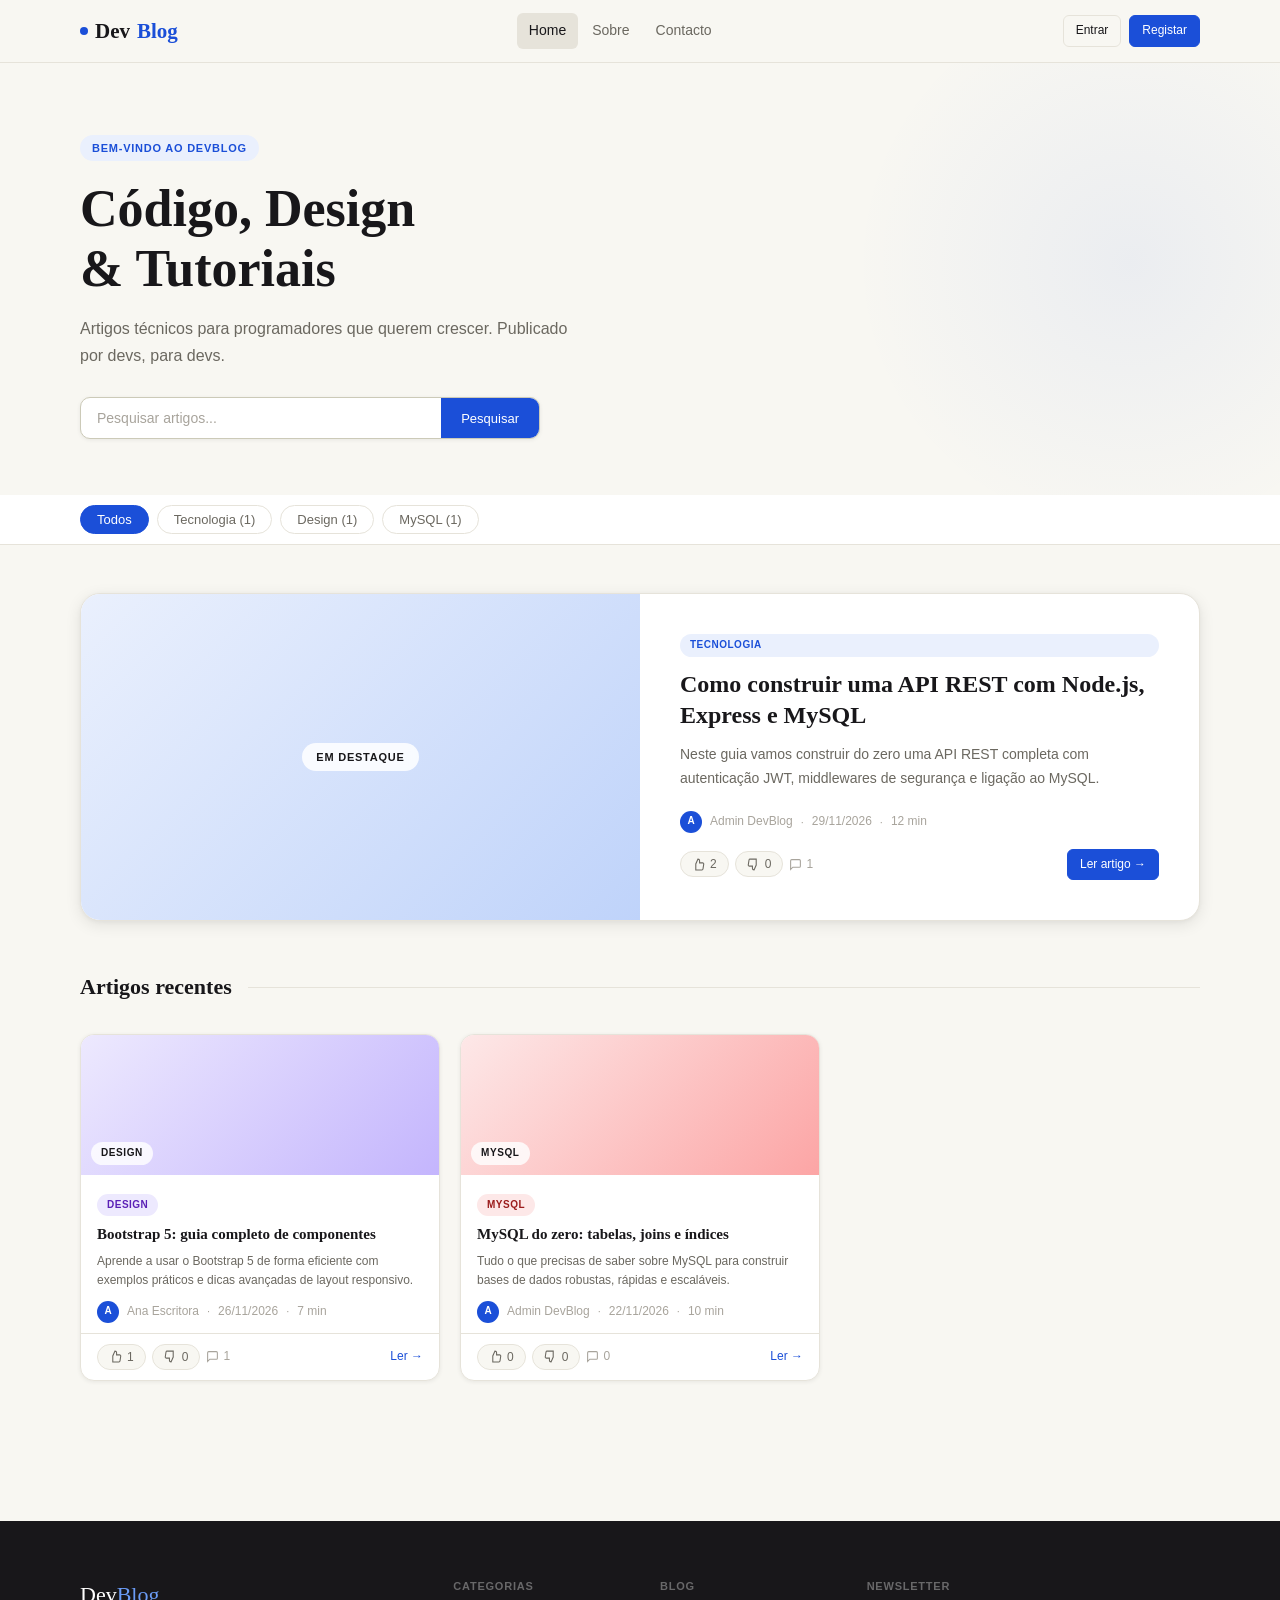
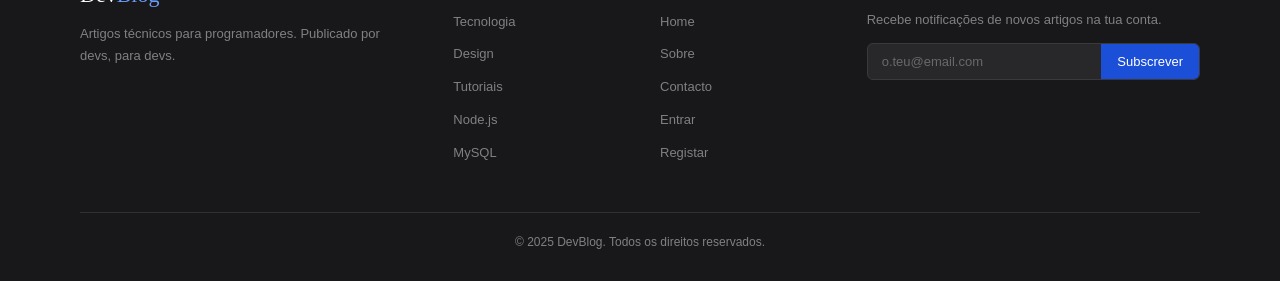
<file: index.html>
<!DOCTYPE html>
<html lang="pt">
<head>
  <meta charset="UTF-8">
  <meta name="viewport" content="width=device-width, initial-scale=1.0">
  <title>DevBlog — Tecnologia &amp; Código</title>
  <link rel="stylesheet" href="css/style.css">
</head>
<body>

<nav class="navbar" id="mainNav">
  <div class="container">
    <div class="navbar-inner">
      <a class="brand" href="index.html"><span class="brand-dot"></span>Dev<em>Blog</em></a>
      <ul class="nav-links">
        <li><a href="index.html" class="active">Home</a></li>
        <li><a href="about.html">Sobre</a></li>
        <li><a href="contact.html">Contacto</a></li>
      </ul>
      <div class="nav-actions"></div>
    </div>
  </div>
</nav>

<section class="hero">
  <div class="container">
    <div class="hero-tag">Bem-vindo ao DevBlog</div>
    <h1>Código, Design<br>&amp; Tutoriais</h1>
    <p>Artigos técnicos para programadores que querem crescer. Publicado por devs, para devs.</p>
    <div class="search-box">
      <input type="text" id="searchInput" placeholder="Pesquisar artigos..." autocomplete="off">
      <button onclick="doSearch()">Pesquisar</button>
    </div>
  </div>
</section>

<div class="cat-bar-wrap">
  <div class="container">
    <div class="cat-bar" id="catBar">
      <button class="cat-pill active" data-cat="all">Todos</button>
    </div>
  </div>
</div>

<section style="padding: 48px 0 80px;">
  <div class="container">
    <!-- FIX #8: Post em destaque separado dos recentes -->
    <div id="featuredSection"></div>

    <div class="section-header">
      <h2>Artigos recentes</h2>
      <div class="section-line"></div>
    </div>

    <div class="posts-grid" id="postsGrid"></div>

    <div id="emptyState" class="hidden" style="text-align:center;padding:60px;color:var(--muted);">
      <p style="font-size:20px;margin-bottom:8px;">Sem artigos encontrados.</p>
      <p>Tenta outra pesquisa ou categoria.</p>
    </div>
  </div>
</section>

<footer class="site-footer">
  <div class="container">
    <div class="footer-cols">
      <div>
        <div class="footer-brand">Dev<em>Blog</em></div>
        <p class="footer-desc">Artigos técnicos para programadores. Publicado por devs, para devs.</p>
      </div>
      <div>
        <div class="footer-col-title">Categorias</div>
        <ul class="footer-links" id="footerCats"></ul>
      </div>
      <div>
        <div class="footer-col-title">Blog</div>
        <ul class="footer-links">
          <li><a href="index.html">Home</a></li>
          <li><a href="about.html">Sobre</a></li>
          <li><a href="contact.html">Contacto</a></li>
          <li><a href="login.html">Entrar</a></li>
          <li><a href="register.html">Registar</a></li>
        </ul>
      </div>
      <div>
        <div class="footer-col-title">Newsletter</div>
        <p class="footer-desc" style="margin-bottom:12px;">Recebe notificações de novos artigos na tua conta.</p>
        <div class="newsletter-row">
          <input type="email" id="newsletterEmail" class="newsletter-input" placeholder="o.teu@email.com">
          <button class="newsletter-btn" onclick="doSubscribe()">Subscrever</button>
        </div>
      </div>
    </div>
    <div class="footer-bottom">© 2025 DevBlog. Todos os direitos reservados.</div>
  </div>
</footer>

<script src="js/db.js"></script>
<script>
// Mapa de estilos por categoria
const THUMB_MAP = {
  tecnologia: 'bg-tech', design: 'bg-design',
  tutoriais: 'bg-tut', nodejs: 'bg-node', mysql: 'bg-mysql',
};
const BADGE_MAP = {
  tecnologia: 'badge-tecnologia', design: 'badge-design',
  tutoriais: 'badge-tutoriais',   nodejs: 'badge-nodejs', mysql: 'badge-mysql',
};

// Componente: botões de reação
function reactionsHtml(postId) {
  const r  = Reactions.byPost(postId);
  const ur = Reactions.userReaction(postId);
  const cc = Comments.byPost(postId).length;
  return `
    <div class="reactions" data-post="${postId}">
      <button class="react-btn ${ur === 'like' ? 'liked' : ''}"
              onclick="doReact('${postId}','like',this)">
        <svg width="13" height="13" viewBox="0 0 24 24" fill="none" stroke="currentColor" stroke-width="2">
          <path d="M14 9V5a3 3 0 0 0-3-3l-4 9v11h11.28a2 2 0 0 0 2-1.7l1.38-9a2 2 0 0 0-2-2.3H14z"/>
        </svg>
        <span>${r.likes}</span>
      </button>
      <button class="react-btn ${ur === 'dislike' ? 'disliked' : ''}"
              onclick="doReact('${postId}','dislike',this)">
        <svg width="13" height="13" viewBox="0 0 24 24" fill="none" stroke="currentColor" stroke-width="2">
          <path d="M10 15v4a3 3 0 0 0 3 3l4-9V2H5.72a2 2 0 0 0-2 1.7l-1.38 9a2 2 0 0 0 2 2.3H10z"/>
        </svg>
        <span>${r.dislikes}</span>
      </button>
      <span class="comment-chip">
        <svg width="13" height="13" viewBox="0 0 24 24" fill="none" stroke="currentColor" stroke-width="2">
          <path d="M21 15a2 2 0 0 1-2 2H7l-4 4V5a2 2 0 0 1 2-2h14a2 2 0 0 1 2 2z"/>
        </svg>
        ${cc}
      </span>
    </div>`;
}

function doReact(postId, type, btn) {
  const res = Reactions.toggle(postId, type);
  if (!res.ok) { showToast('Entra para reagir a artigos.', 'info'); return; }
  const wrap = btn.closest('.reactions');
  if (wrap) wrap.outerHTML = reactionsHtml(postId);
}

// Componente: card de post
function postCardHtml(post, delay = 0) {
  const thumb = THUMB_MAP[post.catSlug] || 'bg-tech';
  const badge = BADGE_MAP[post.catSlug] || 'badge-tecnologia';
  const cat   = Cats.find(post.catId);
  const imgHtml = post.image ? `<img src="${post.image}" alt="${post.title}">` : '';
  return `
    <div class="post-card" data-cat="${post.catSlug}" style="animation-delay:${delay}ms">
      <a href="post.html?id=${post.id}" class="card-thumb ${thumb}">
        ${imgHtml}
        <span class="thumb-label">${cat?.name || ''}</span>
      </a>
      <div class="card-body">
        <span class="badge ${badge}">${cat?.name || ''}</span>
        <h3><a href="post.html?id=${post.id}" style="color:inherit;">${post.title}</a></h3>
        <p>${post.excerpt}</p>
        <div class="meta">
          <div class="avatar sm">${post.authorName[0]}</div>
          <span class="meta-text">${post.authorName}</span>
          <span class="meta-sep">·</span>
          <span class="meta-text">${timeAgo(post.createdAt)}</span>
          <span class="meta-sep">·</span>
          <span class="meta-text">${post.readTime}</span>
        </div>
      </div>
      <div class="card-footer">
        ${reactionsHtml(post.id)}
        <a href="post.html?id=${post.id}" class="read-link">Ler →</a>
      </div>
    </div>`;
}

// Componente: post em destaque
function featuredHtml(post) {
  const thumb = THUMB_MAP[post.catSlug] || 'bg-tech';
  const badge = BADGE_MAP[post.catSlug] || 'badge-tecnologia';
  const cat   = Cats.find(post.catId);
  const imgHtml = post.image ? `<img src="${post.image}" alt="${post.title}">` : '';
  return `
    <div class="featured">
      <a href="post.html?id=${post.id}" class="featured-img ${thumb}">
        ${imgHtml}
        <span class="featured-label">Em destaque</span>
      </a>
      <div class="featured-body">
        <span class="badge ${badge}">${cat?.name || ''}</span>
        <h2><a href="post.html?id=${post.id}" style="color:inherit;">${post.title}</a></h2>
        <p>${post.excerpt}</p>
        <div class="meta" style="margin-bottom:16px;">
          <div class="avatar sm">${post.authorName[0]}</div>
          <span class="meta-text">${post.authorName}</span>
          <span class="meta-sep">·</span>
          <span class="meta-text">${formatDate(post.createdAt)}</span>
          <span class="meta-sep">·</span>
          <span class="meta-text">${post.readTime}</span>
        </div>
        <div style="display:flex;align-items:center;justify-content:space-between;">
          ${reactionsHtml(post.id)}
          <a href="post.html?id=${post.id}" class="btn btn-primary btn-sm">Ler artigo →</a>
        </div>
      </div>
    </div>`;
}

// Estado da UI
let currentCat    = 'all';
let currentSearch = '';

// FIX #8: renderizar com separação correcta de featured e recentes
function renderPage() {
  const published = Posts.published(); // já vem ordenado por data

  // Secção de destaque: só na vista "Todos" sem pesquisa
  const featPost = published.find(p => p.featured);
  const showFeatured = featPost && currentCat === 'all' && !currentSearch;
  document.getElementById('featuredSection').innerHTML =
    showFeatured ? featuredHtml(featPost) : '';

  // Posts recentes: filtrar por categoria/pesquisa, SEM excluir o featured do grid
  // (o featured aparece no grid igual aos outros quando há filtro activo)
  let filtered = published.filter(p => {
    const matchCat    = currentCat === 'all' || p.catSlug === currentCat;
    const q           = currentSearch.toLowerCase();
    const matchSearch = !q || p.title.toLowerCase().includes(q) || p.excerpt.toLowerCase().includes(q);
    return matchCat && matchSearch;
  });

  // Na homepage sem filtro, o featured já aparece em cima — removemos do grid para não duplicar
  if (showFeatured) {
    filtered = filtered.filter(p => p.id !== featPost.id);
  }

  document.getElementById('postsGrid').innerHTML =
    filtered.map((p, i) => postCardHtml(p, i * 55)).join('');
  document.getElementById('emptyState').classList.toggle('hidden', filtered.length > 0);
}

// Construir barra de categorias
function buildCatBar() {
  const bar    = document.getElementById('catBar');
  const counts = {};
  Posts.published().forEach(p => { counts[p.catSlug] = (counts[p.catSlug] || 0) + 1; });

  Cats.all().forEach(cat => {
    if (!counts[cat.slug]) return;
    const btn = document.createElement('button');
    btn.className    = 'cat-pill';
    btn.dataset.cat  = cat.slug;
    btn.textContent  = `${cat.name} (${counts[cat.slug]})`;
    bar.appendChild(btn);
  });

  bar.addEventListener('click', e => {
    const pill = e.target.closest('.cat-pill');
    if (!pill) return;
    bar.querySelectorAll('.cat-pill').forEach(p => p.classList.remove('active'));
    pill.classList.add('active');
    currentCat = pill.dataset.cat;
    renderPage();
  });
}

// Pesquisa
function doSearch() {
  currentSearch = document.getElementById('searchInput').value.trim();
  renderPage();
}
document.getElementById('searchInput').addEventListener('keydown', e => {
  if (e.key === 'Enter') doSearch();
});

// Filtrar por categoria (footer)
function filterByCat(slug) {
  currentCat = slug;
  document.querySelectorAll('.cat-pill').forEach(p =>
    p.classList.toggle('active', p.dataset.cat === slug)
  );
  renderPage();
  window.scrollTo({ top: 0, behavior: 'smooth' });
}

// Newsletter
function doSubscribe() {
  const emailInput = document.getElementById('newsletterEmail');
  const email = emailInput?.value?.trim() || '';
  if (!email && !Session.isLoggedIn()) {
    showToast('Introduz o teu email para subscreveres.', 'error');
    return;
  }
  const result = Newsletter.subscribe(email);
  showToast(result.msg, result.ok ? 'success' : 'info');
  if (result.ok && emailInput) emailInput.value = '';
  renderNav();
}

// Footer categorias
document.getElementById('footerCats').innerHTML = Cats.all()
  .map(c => `<li><a href="#" onclick="event.preventDefault();filterByCat('${c.slug}')">${c.name}</a></li>`)
  .join('');

// Inicializar
renderNav();
buildCatBar();
renderPage();
</script>
</body>
</html>
</file>
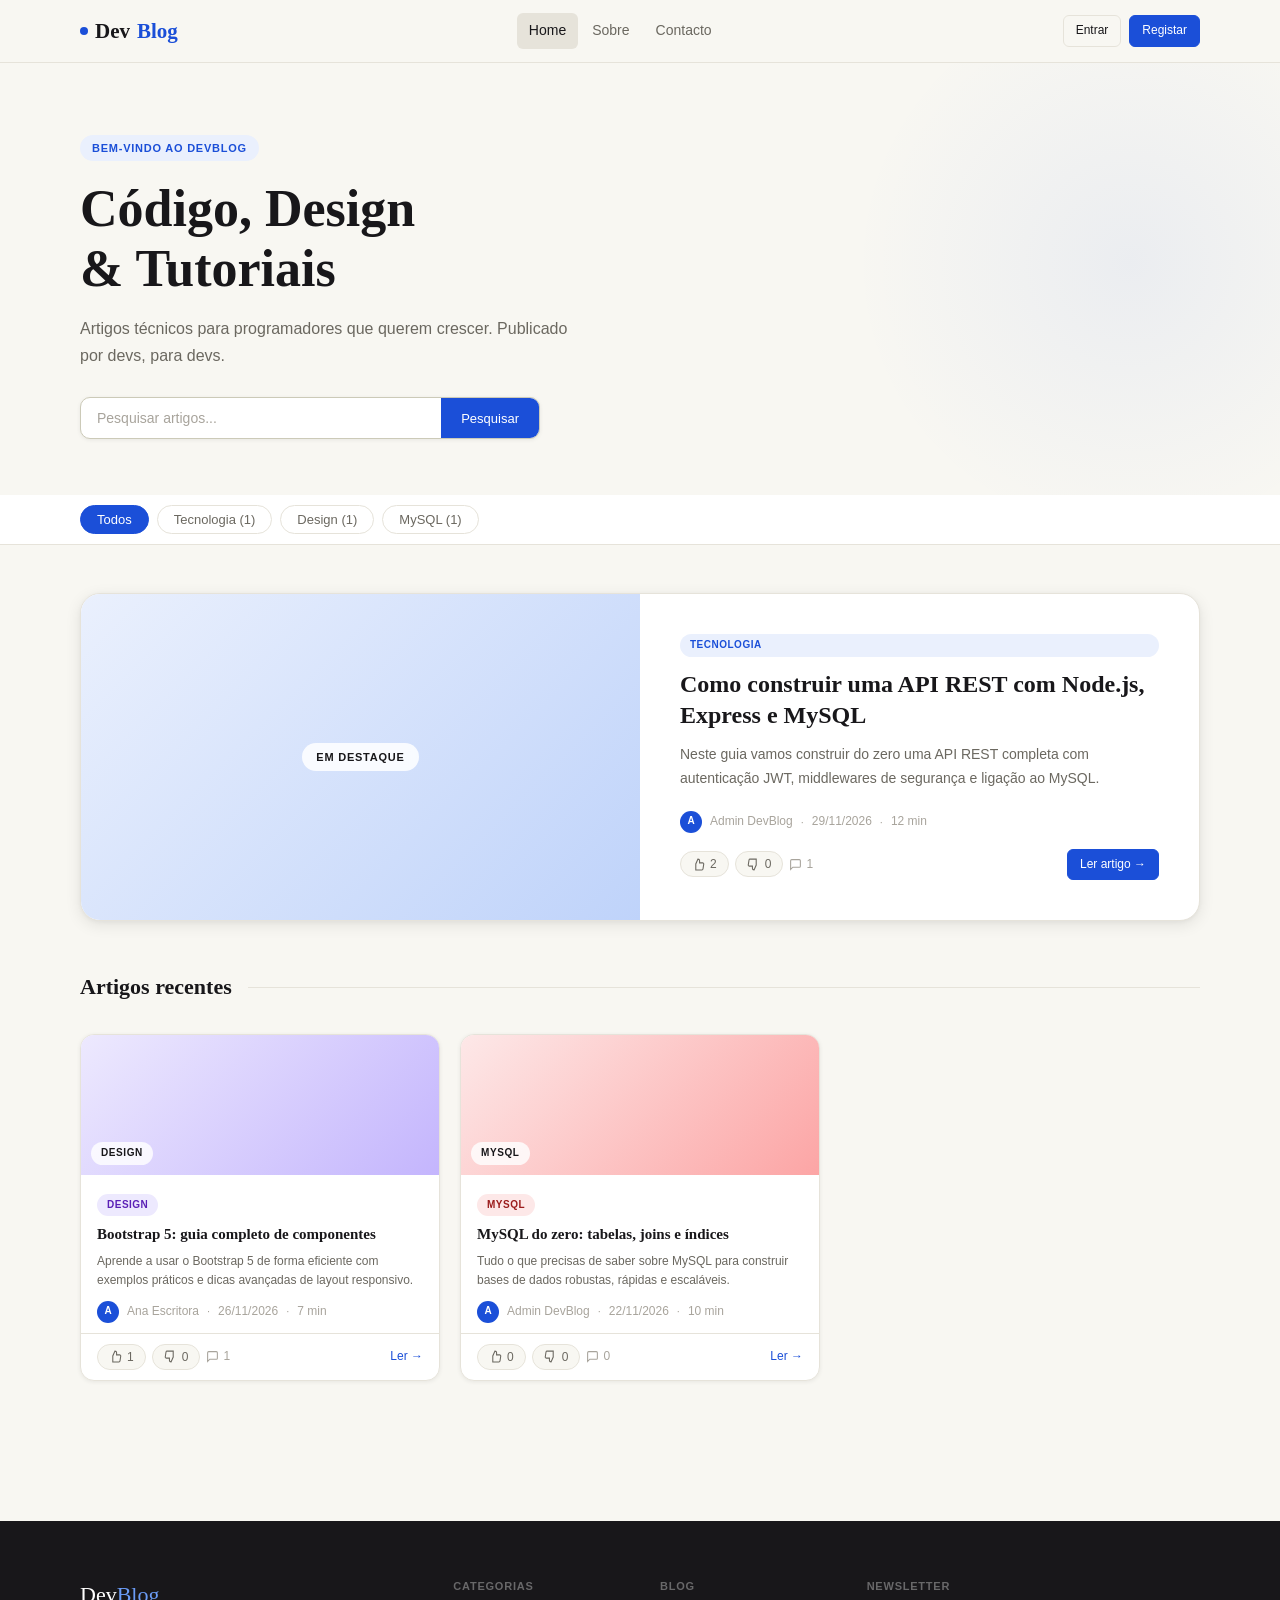
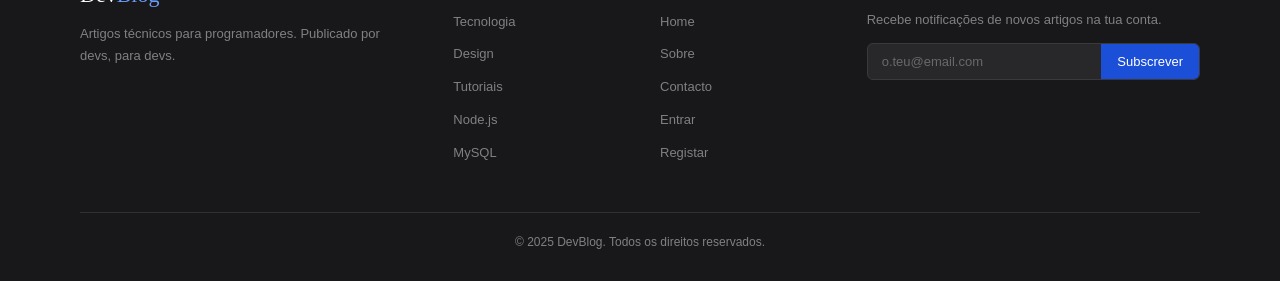
<file: admin/index.html>
<!DOCTYPE html>
<html lang="pt">
<head>
  <meta charset="UTF-8">
  <meta name="viewport" content="width=device-width, initial-scale=1.0">
  <title>Admin — DevBlog</title>
  <link rel="stylesheet" href="../css/style.css">
  <style>
    /* Admin usa variáveis CSS para temas */
    :root { --adm-sidebar: #18171A; --adm-accent: #6B9CF6; }
    body  { background: #F0EFF9; }
  </style>
</head>
<body>

<div class="admin-layout">

  <!-- SIDEBAR -->
  <aside class="admin-sidebar" id="adminSidebar">
    <div class="admin-brand">
      <span class="brand-dot" id="sideAccentDot"></span>
      Dev<em>Blog</em>
    </div>

    <div class="admin-section-label">Geral</div>
    <a class="admin-nav-item active" href="#" onclick="switchTab('dashboard', this); return false;">
      <svg width="14" height="14" fill="none" stroke="currentColor" stroke-width="1.8" viewBox="0 0 24 24"><rect x="3" y="3" width="7" height="7" rx="1"/><rect x="14" y="3" width="7" height="7" rx="1"/><rect x="3" y="14" width="7" height="7" rx="1"/><rect x="14" y="14" width="7" height="7" rx="1"/></svg>
      Dashboard
    </a>
    <a class="admin-nav-item" href="../index.html">
      <svg width="14" height="14" fill="none" stroke="currentColor" stroke-width="1.8" viewBox="0 0 24 24"><path d="M3 9l9-7 9 7v11a2 2 0 0 1-2 2H5a2 2 0 0 1-2-2z"/></svg>
      Ver blog
    </a>
    <a class="admin-nav-item" href="../editor.html">
      <svg width="14" height="14" fill="none" stroke="currentColor" stroke-width="1.8" viewBox="0 0 24 24"><path d="M11 4H4a2 2 0 0 0-2 2v14a2 2 0 0 0 2 2h14a2 2 0 0 0 2-2v-7"/><path d="M18.5 2.5a2.121 2.121 0 0 1 3 3L12 15l-4 1 1-4z"/></svg>
      Novo post
    </a>

    <div class="admin-section-label">Conteúdo</div>
    <a class="admin-nav-item" href="#" onclick="switchTab('posts', this); return false;">
      <svg width="14" height="14" fill="none" stroke="currentColor" stroke-width="1.8" viewBox="0 0 24 24"><path d="M14 2H6a2 2 0 0 0-2 2v16a2 2 0 0 0 2 2h12a2 2 0 0 0 2-2V8z"/><polyline points="14,2 14,8 20,8"/></svg>
      Posts
    </a>
    <a class="admin-nav-item" href="#" onclick="switchTab('comments', this); return false;">
      <svg width="14" height="14" fill="none" stroke="currentColor" stroke-width="1.8" viewBox="0 0 24 24"><path d="M21 15a2 2 0 0 1-2 2H7l-4 4V5a2 2 0 0 1 2-2h14a2 2 0 0 1 2 2z"/></svg>
      Comentários
    </a>

    <div class="admin-section-label">Comunidade</div>
    <a class="admin-nav-item" href="#" onclick="switchTab('users', this); return false;">
      <svg width="14" height="14" fill="none" stroke="currentColor" stroke-width="1.8" viewBox="0 0 24 24"><path d="M17 21v-2a4 4 0 0 0-4-4H5a4 4 0 0 0-4 4v2"/><circle cx="9" cy="7" r="4"/></svg>
      Utilizadores
    </a>
    <a class="admin-nav-item" href="#" id="promoNavItem" onclick="switchTab('promotions', this); return false;">
      <svg width="14" height="14" fill="none" stroke="currentColor" stroke-width="1.8" viewBox="0 0 24 24"><polygon points="12,2 15.09,8.26 22,9.27 17,14.14 18.18,21.02 12,17.77 5.82,21.02 7,14.14 2,9.27 8.91,8.26"/></svg>
      Promoções
      <span class="admin-nav-badge hidden" id="promoBadge">0</span>
    </a>

    <div class="admin-section-label">Sistema</div>
    <a class="admin-nav-item" href="#" onclick="switchTab('theme', this); return false;">
      <svg width="14" height="14" fill="none" stroke="currentColor" stroke-width="1.8" viewBox="0 0 24 24"><circle cx="12" cy="12" r="10"/><path d="M12 2a15.3 15.3 0 0 1 4 10 15.3 15.3 0 0 1-4 10 15.3 15.3 0 0 1-4-10 15.3 15.3 0 0 1 4-10z"/></svg>
      Tema do painel
    </a>

    <div class="admin-sidebar-footer">
      <div class="admin-user-btn" onclick="window.location.href='../profile.html'">
        <div class="avatar sm" id="sideAvatar" style="background:var(--adm-accent);flex-shrink:0;"></div>
        <div>
          <div style="font-size:12px;color:rgba(255,255,255,.7);" id="sideUserName">Admin</div>
          <div style="font-size:11px;color:rgba(255,255,255,.35);">Administrador</div>
        </div>
      </div>
    </div>
  </aside>

  <!-- MAIN -->
  <main class="admin-main">
    <div class="admin-topbar">
      <h1 id="pageTitle">Dashboard</h1>
      <div style="display:flex;align-items:center;gap:8px;">
        <div class="nav-actions"></div>
        <button class="btn btn-sm btn-danger" onclick="logoutUser()">Sair</button>
      </div>
    </div>

    <div class="admin-content">

      <!-- DASHBOARD -->
      <div class="tab-panel active" id="tab-dashboard">
        <div class="stats-grid" id="statsGrid"></div>
        <div class="admin-card">
          <div class="admin-card-head">
            <h3>Posts recentes</h3>
            <a href="#" onclick="switchTab('posts', document.querySelectorAll('.admin-nav-item')[4]); return false;"
               style="font-size:12px;color:var(--accent);">Ver todos →</a>
          </div>
          <table class="data-table">
            <thead><tr><th>Título</th><th>Estado</th><th>Data</th><th>Acções</th></tr></thead>
            <tbody id="recentTbody"></tbody>
          </table>
        </div>
      </div>

      <!-- POSTS -->
      <div class="tab-panel" id="tab-posts">
        <div class="admin-card">
          <div class="admin-card-head">
            <h3>Todos os posts</h3>
            <a href="../editor.html" class="btn btn-primary btn-sm">+ Novo post</a>
          </div>
          <table class="data-table">
            <thead><tr><th>Título</th><th>Categoria</th><th>Autor</th><th>Estado</th><th>Reações</th><th>Data</th><th>Acções</th></tr></thead>
            <tbody id="postsTbody"></tbody>
          </table>
        </div>
      </div>

      <!-- COMMENTS -->
      <div class="tab-panel" id="tab-comments">
        <div class="admin-card">
          <div class="admin-card-head"><h3>Todos os comentários</h3></div>
          <table class="data-table">
            <thead><tr><th>Utilizador</th><th>Comentário</th><th>Post</th><th>Data</th><th></th></tr></thead>
            <tbody id="cmtTbody"></tbody>
          </table>
        </div>
      </div>

      <!-- USERS -->
      <div class="tab-panel" id="tab-users">
        <div class="admin-card">
          <div class="admin-card-head"><h3>Utilizadores registados</h3></div>
          <table class="data-table">
            <thead><tr><th>Utilizador</th><th>Email</th><th>Role</th><th>Registado</th><th>Acções</th></tr></thead>
            <tbody id="usersTbody"></tbody>
          </table>
        </div>
      </div>

      <!-- PROMOTIONS -->
      <div class="tab-panel" id="tab-promotions">
        <div id="promosWrap"></div>
      </div>

      <!-- THEME -->
      <div class="tab-panel" id="tab-theme">
        <div class="admin-card">
          <div class="admin-card-head"><h3>Tema do painel administrativo</h3></div>
          <div style="padding:20px;">
            <p style="font-size:13px;color:var(--muted);margin-bottom:20px;">
              Escolhe o esquema de cores do painel. A preferência é guardada automaticamente.
            </p>
            <div class="theme-grid" id="themeGrid"></div>
          </div>
        </div>
      </div>

    </div>
  </main>
</div>

<!-- MODAL: Pedir post de teste -->
<div class="modal-overlay hidden" id="testReqModal">
  <div class="modal-box">
    <h3 class="modal-title">Pedir post de demonstração</h3>
    <p style="font-size:13px;color:var(--muted);margin-bottom:16px;">
      O utilizador receberá uma notificação na conta a pedir que escreva um post de demonstração para avaliação.
    </p>
    <div class="form-group">
      <label class="form-label">Tema sugerido <small style="color:var(--hint);font-weight:400;">(opcional)</small></label>
      <input type="text" class="form-control" id="testThemeInput"
             placeholder="Ex: Explica como funciona o protocolo HTTP...">
    </div>
    <div class="modal-actions">
      <button class="btn" onclick="closeTestModal()">Cancelar</button>
      <button class="btn btn-primary" onclick="sendTestRequest()">Enviar notificação ao utilizador</button>
    </div>
  </div>
</div>

<script src="../js/db.js"></script>
<script>
// ── GUARD ──
if (!Session.isLoggedIn() || !Session.hasRole('admin')) {
  alert('Acesso restrito a administradores.');
  window.location.href = '../index.html';
}

const adminUser = Session.currentUser();
document.getElementById('sideAvatar').textContent  = adminUser.name[0].toUpperCase();
document.getElementById('sideUserName').textContent = adminUser.name.split(' ')[0];

// FIX #7: Aplicar tema guardado
const savedTheme = AdminTheme.get();
AdminTheme.apply(savedTheme);

// Actualizar cor do ponto da sidebar com o accent do tema
function updateSidebarAccent() {
  const t = AdminTheme.THEMES[AdminTheme.get()] || AdminTheme.THEMES.dark;
  document.getElementById('sideAccentDot').style.background = t.accent;
  document.getElementById('sideAvatar').style.background    = t.accent;
}
updateSidebarAccent();
renderNav();

const BADGE_MAP = {
  tecnologia:'badge-tecnologia', design:'badge-design',
  tutoriais:'badge-tutoriais',   nodejs:'badge-nodejs', mysql:'badge-mysql',
};

const TAB_TITLES = {
  dashboard:'Dashboard', posts:'Posts', comments:'Comentários',
  users:'Utilizadores',  promotions:'Promoções', theme:'Tema do painel',
};

// ── TABS ──
function switchTab(name, el) {
  document.querySelectorAll('.tab-panel').forEach(p => p.classList.remove('active'));
  document.querySelectorAll('.admin-nav-item').forEach(a => a.classList.remove('active'));
  document.getElementById('tab-' + name).classList.add('active');
  if (el) el.classList.add('active');
  document.getElementById('pageTitle').textContent = TAB_TITLES[name] || name;
  if (name === 'promotions') renderPromotions();
  if (name === 'theme')      renderTheme();
}

// ── STATS ──
function renderStats() {
  const pending = Promotions.count();
  const badge   = document.getElementById('promoBadge');
  if (pending > 0) { badge.textContent = pending; badge.classList.remove('hidden'); }
  else             { badge.classList.add('hidden'); }

  document.getElementById('statsGrid').innerHTML = [
    { n: Posts.pubCount(),   l: 'Posts publicados',     c: 'var(--accent)' },
    { n: Posts.draftCount(), l: 'Rascunhos',            c: 'var(--amber)'  },
    { n: Users.count(),      l: 'Utilizadores',         c: 'var(--green)'  },
    { n: pending,            l: 'Promoções pendentes',  c: 'var(--purple)' },
  ].map(s => `
    <div class="stat-card">
      <div class="stat-num" style="color:${s.c};">${s.n}</div>
      <div class="stat-label">${s.l}</div>
    </div>`).join('');
}

// ── RECENT POSTS (dashboard) ──
function renderRecent() {
  document.getElementById('recentTbody').innerHTML = Posts.all()
    .sort((a, b) => new Date(b.createdAt) - new Date(a.createdAt))
    .slice(0, 5)
    .map(p => `
      <tr>
        <td class="td-title">${p.title}</td>
        <td><span class="status-pill ${p.status === 'publicado' ? 's-pub' : 's-draf'}">${p.status}</span></td>
        <td style="font-size:12px;color:var(--muted);">${formatDate(p.createdAt)}</td>
        <td>
          <a href="../editor.html?id=${p.id}" class="act-link">Editar</a>
          <button class="act-link del" onclick="delPost('${p.id}')">Apagar</button>
        </td>
      </tr>`).join('');
}

// ── ALL POSTS ──
function renderPosts() {
  document.getElementById('postsTbody').innerHTML = Posts.all()
    .sort((a, b) => new Date(b.createdAt) - new Date(a.createdAt))
    .map(p => {
      const r = Reactions.byPost(p.id);
      const badgeClass = BADGE_MAP[p.catSlug] || '';
      return `
        <tr>
          <td class="td-title">${p.featured ? '⭐ ' : ''}${p.title}</td>
          <td><span class="badge ${badgeClass}" style="font-size:10px;">${Cats.find(p.catId)?.name || ''}</span></td>
          <td style="font-size:12px;">${p.authorName}</td>
          <td><span class="status-pill ${p.status === 'publicado' ? 's-pub' : 's-draf'}">${p.status}</span></td>
          <td style="font-size:12px;color:var(--muted);">▲${r.likes} ▼${r.dislikes}</td>
          <td style="font-size:12px;color:var(--muted);">${formatDate(p.createdAt)}</td>
          <td>
            ${p.status !== 'publicado'
              ? `<button class="act-link" style="color:var(--green);" onclick="setPostStatus('${p.id}','publicado')">Publicar</button>`
              : `<button class="act-link" onclick="setPostStatus('${p.id}','rascunho')">Rascunho</button>`
            }
            <a href="../editor.html?id=${p.id}" class="act-link">Editar</a>
            <button class="act-link del" onclick="delPost('${p.id}')">Apagar</button>
          </td>
        </tr>`;
    }).join('');
}

// ── COMMENTS ──
function renderComments() {
  document.getElementById('cmtTbody').innerHTML = Comments.all()
    .sort((a, b) => new Date(b.createdAt) - new Date(a.createdAt))
    .map(c => {
      const post = Posts.find(c.postId);
      return `
        <tr>
          <td style="font-size:13px;font-weight:500;">${c.userName}</td>
          <td style="font-size:12px;max-width:180px;overflow:hidden;text-overflow:ellipsis;white-space:nowrap;">${c.text}</td>
          <td style="font-size:12px;color:var(--muted);">${post ? post.title.slice(0, 28) + '...' : 'Post removido'}</td>
          <td style="font-size:12px;color:var(--muted);">${timeAgo(c.createdAt)}</td>
          <td><button class="act-link del" onclick="delComment('${c.id}')">Apagar</button></td>
        </tr>`;
    }).join('');
}

// ── USERS ──
function renderUsers() {
  const ROLES = ['leitor', 'escritor', 'admin'];
  document.getElementById('usersTbody').innerHTML = Users.all()
    .map(u => {
      const avatarHtml = u.avatar
        ? `<img src="${u.avatar}" style="width:22px;height:22px;border-radius:50%;object-fit:cover;vertical-align:middle;margin-right:6px;" alt="">`
        : `<span style="width:22px;height:22px;border-radius:50%;background:var(--accent);color:#fff;font-size:10px;font-weight:700;display:inline-flex;align-items:center;justify-content:center;vertical-align:middle;margin-right:6px;">${u.name[0].toUpperCase()}</span>`;
      const isSelf = u.id === adminUser.id;
      return `
        <tr>
          <td style="font-size:13px;font-weight:500;">${avatarHtml}${u.name}</td>
          <td style="font-size:12px;color:var(--muted);">${u.email}</td>
          <td>
            <select class="role-select" onchange="changeRole('${u.id}', this.value)" ${isSelf ? 'disabled' : ''}>
              ${ROLES.map(r => `<option value="${r}" ${r === u.role ? 'selected' : ''}>${r[0].toUpperCase() + r.slice(1)}</option>`).join('')}
            </select>
          </td>
          <td style="font-size:12px;color:var(--muted);">${formatDate(u.createdAt)}</td>
          <td>
            ${!isSelf
              ? `<button class="act-link del" onclick="delUser('${u.id}')">Apagar</button>`
              : `<span style="font-size:11px;color:var(--hint);">(tu)</span>`
            }
          </td>
        </tr>`;
    }).join('');
}

// ── PROMOTIONS ──
let activePromoId = null;

function renderPromotions() {
  const promos = Promotions.all().sort((a, b) => new Date(b.createdAt) - new Date(a.createdAt));

  if (promos.length === 0) {
    document.getElementById('promosWrap').innerHTML = `
      <div class="admin-card" style="padding:40px;text-align:center;color:var(--muted);">
        Sem pedidos de promoção.
      </div>`;
    return;
  }

  const statusStyle = {
    pendente:  'background:var(--amber-lt);color:var(--amber);',
    aprovado:  'background:var(--green-lt);color:var(--green);',
    rejeitado: 'background:var(--red-lt);color:var(--red);',
  };

  document.getElementById('promosWrap').innerHTML = promos.map(p => `
    <div class="promo-card">
      <div class="promo-head">
        <div class="avatar" style="background:var(--purple);flex-shrink:0;">${p.userName[0]}</div>
        <div style="flex:1;">
          <div style="font-size:14px;font-weight:600;">${p.userName}</div>
          <div style="font-size:12px;color:var(--muted);">${p.userEmail} · ${timeAgo(p.createdAt)}</div>
          ${p.testTheme ? `<div style="font-size:11px;color:var(--accent);margin-top:2px;">Tema pedido: "${p.testTheme}"</div>` : ''}
        </div>
        <span style="font-size:11px;font-weight:600;padding:3px 10px;border-radius:20px;${statusStyle[p.status] || ''}">
          ${p.status.toUpperCase()}
        </span>
      </div>

      <div class="promo-motiv">
        <strong style="font-size:10px;text-transform:uppercase;letter-spacing:.05em;color:var(--hint);display:block;margin-bottom:5px;">Motivação</strong>
        ${p.motivation}
      </div>

      ${p.testPost ? `
        <div class="promo-test">
          <div class="promo-test-title">Post de demonstração — "${p.testPost.title}"</div>
          <div class="promo-test-body">${p.testPost.content.slice(0, 400)}${p.testPost.content.length > 400 ? '...' : ''}</div>
        </div>` : ''
      }

      ${p.testRequested && !p.testPost ? `
        <p style="font-size:12px;color:var(--hint);font-style:italic;margin-bottom:12px;">
          ⏳ A aguardar post de demonstração do utilizador...
        </p>` : ''
      }

      ${p.status === 'pendente' ? `
        <div style="display:flex;gap:8px;flex-wrap:wrap;">
          ${!p.testRequested ? `
            <button class="btn btn-sm" onclick="openTestReqModal('${p.id}')">
              ✍️ Pedir post de demonstração
            </button>` : ''
          }
          <button class="btn btn-sm btn-success" onclick="decidePromo('${p.id}', true)">
            ✓ Aprovar e promover a Escritor
          </button>
          <button class="btn btn-sm btn-danger" onclick="decidePromo('${p.id}', false)">
            ✕ Rejeitar pedido
          </button>
        </div>` : ''
      }
    </div>`).join('');
}

// ── THEME SWITCHER (FIX #7) ──
function renderTheme() {
  const current = AdminTheme.get();
  document.getElementById('themeGrid').innerHTML = Object.entries(AdminTheme.THEMES)
    .map(([key, theme]) => `
      <div class="theme-opt ${key === current ? 'selected' : ''}" onclick="applyTheme('${key}', this)">
        <div class="theme-swatch" style="background:${theme.sidebar};"></div>
        <div class="theme-name">${theme.name}</div>
      </div>`).join('');
}

function applyTheme(key, el) {
  AdminTheme.set(key);
  AdminTheme.apply(key);
  updateSidebarAccent();
  document.querySelectorAll('.theme-opt').forEach(o => o.classList.remove('selected'));
  el?.classList.add('selected');
  showToast('Tema aplicado e guardado!', 'success');
}

// ── ACCÇÕES ──
function openTestReqModal(promoId) {
  activePromoId = promoId;
  document.getElementById('testThemeInput').value = '';
  document.getElementById('testReqModal').classList.remove('hidden');
}

function closeTestModal() {
  document.getElementById('testReqModal').classList.add('hidden');
  activePromoId = null;
}

function sendTestRequest() {
  const theme = document.getElementById('testThemeInput').value.trim();
  Promotions.requestTestPost(activePromoId, theme);
  closeTestModal();
  showToast('Pedido enviado! O utilizador recebeu uma notificação.', 'success');
  renderPromotions();
}

function decidePromo(id, approved) {
  const msg = approved
    ? 'Promover este utilizador a Escritor? Ele será notificado da decisão.'
    : 'Rejeitar este pedido? O utilizador será notificado da decisão.';
  if (!confirm(msg)) return;
  Promotions.decide(id, approved);
  showToast(
    approved ? 'Utilizador promovido! Notificação enviada.' : 'Pedido rejeitado. Notificação enviada.',
    approved ? 'success' : 'info'
  );
  renderAll();
}

function setPostStatus(id, status) {
  Posts.update(id, { status });
  showToast(status === 'publicado' ? 'Post publicado!' : 'Movido para rascunho.', 'success');
  renderAll();
}

function delPost(id) {
  if (!confirm('Apagar este post e todos os seus comentários?')) return;
  Posts.delete(id);
  showToast('Post apagado.', 'info');
  renderAll();
}

function delComment(id) {
  if (!confirm('Apagar este comentário?')) return;
  Comments.delete(id);
  showToast('Comentário apagado.', 'info');
  renderComments();
  renderStats();
}

function changeRole(userId, role) {
  Users.updateRole(userId, role);
  showToast('Role actualizado.', 'success');
  renderUsers();
}

function delUser(id) {
  if (!confirm('Apagar este utilizador permanentemente? Esta acção não pode ser desfeita.')) return;
  Users.delete(id);
  showToast('Utilizador apagado.', 'info');
  renderAll();
}

function renderAll() {
  renderStats();
  renderRecent();
  renderPosts();
  renderComments();
  renderUsers();
}

renderAll();
</script>
</body>
</html>
</file>
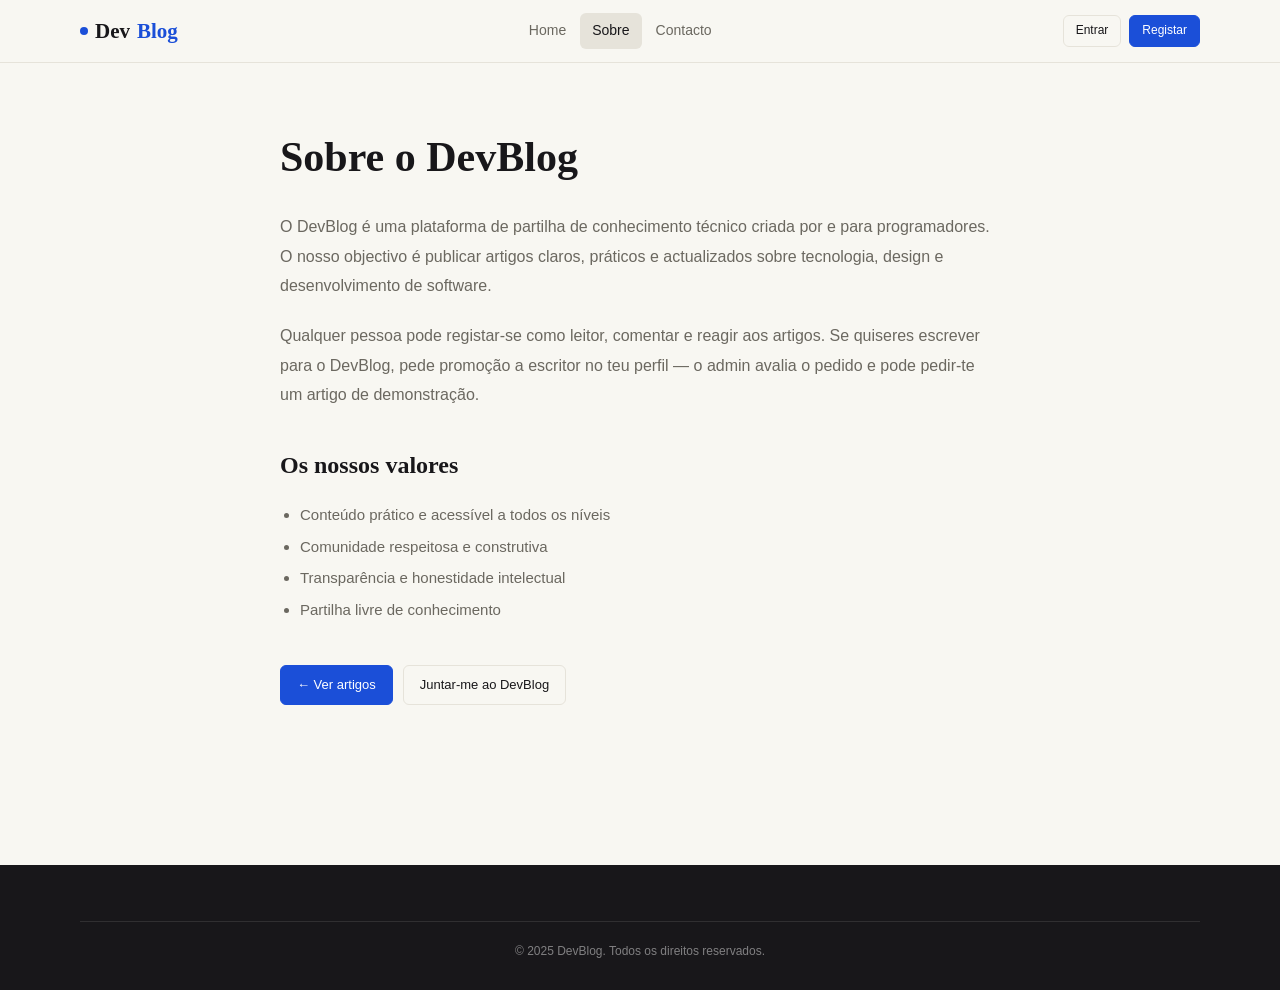
<file: about.html>
<!DOCTYPE html>
<html lang="pt">
<head><meta charset="UTF-8"><meta name="viewport" content="width=device-width,initial-scale=1.0"><title>Sobre — DevBlog</title><link rel="stylesheet" href="css/style.css"></head>
<body>
<nav class="navbar" id="mainNav"><div class="container"><div class="navbar-inner">
  <a class="brand" href="index.html"><span class="brand-dot"></span>Dev<em>Blog</em></a>
  <ul class="nav-links"><li><a href="index.html">Home</a></li><li><a href="about.html" class="active">Sobre</a></li><li><a href="contact.html">Contacto</a></li></ul>
  <div class="nav-actions"></div>
</div></div></nav>
<div class="container" style="padding:60px 20px 100px;max-width:760px;">
  <h1 style="font-family:var(--font-display);font-size:clamp(28px,4vw,42px);margin-bottom:20px;">Sobre o DevBlog</h1>
  <p style="font-size:16px;color:var(--muted);line-height:1.85;margin-bottom:20px;">O DevBlog é uma plataforma de partilha de conhecimento técnico criada por e para programadores. O nosso objectivo é publicar artigos claros, práticos e actualizados sobre tecnologia, design e desenvolvimento de software.</p>
  <p style="font-size:16px;color:var(--muted);line-height:1.85;margin-bottom:20px;">Qualquer pessoa pode registar-se como leitor, comentar e reagir aos artigos. Se quiseres escrever para o DevBlog, pede promoção a escritor no teu perfil — o admin avalia o pedido e pode pedir-te um artigo de demonstração.</p>
  <h2 style="font-family:var(--font-display);font-size:24px;margin:36px 0 14px;">Os nossos valores</h2>
  <ul style="font-size:15px;color:var(--muted);line-height:2.1;padding-left:20px;">
    <li>Conteúdo prático e acessível a todos os níveis</li>
    <li>Comunidade respeitosa e construtiva</li>
    <li>Transparência e honestidade intelectual</li>
    <li>Partilha livre de conhecimento</li>
  </ul>
  <div style="margin-top:40px;display:flex;gap:10px;flex-wrap:wrap;">
    <a href="index.html" class="btn btn-primary">← Ver artigos</a>
    <a href="register.html" class="btn">Juntar-me ao DevBlog</a>
  </div>
</div>
<footer class="site-footer"><div class="container"><div class="footer-bottom">© 2025 DevBlog. Todos os direitos reservados.</div></div></footer>
<script src="js/db.js"></script><script>renderNav();</script>
</body>
</html>
</file>
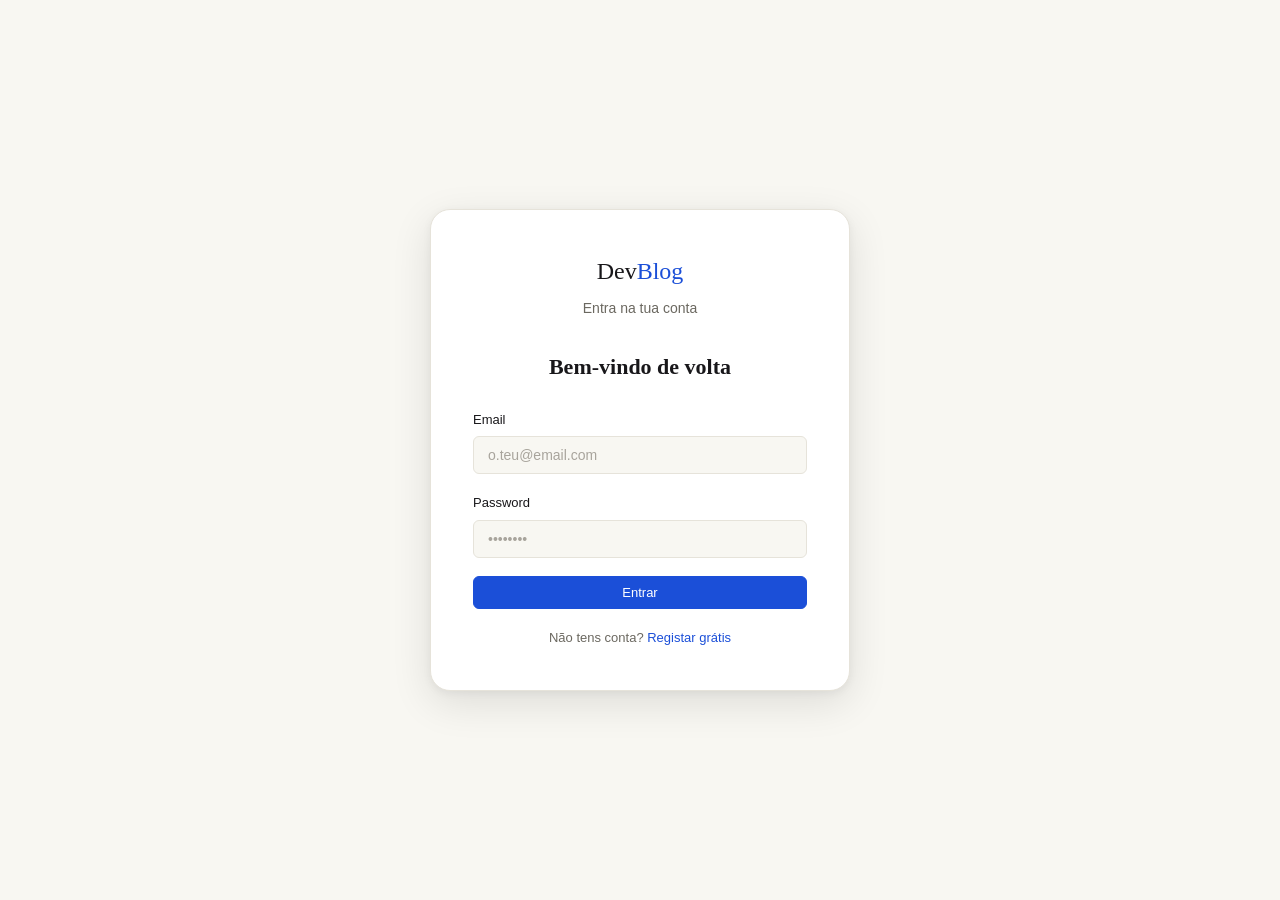
<file: editor.html>
<!DOCTYPE html>
<html lang="pt">
<head>
  <meta charset="UTF-8">
  <meta name="viewport" content="width=device-width, initial-scale=1.0">
  <title>Editor — DevBlog</title>
  <link rel="stylesheet" href="css/style.css">
</head>
<body>

<nav class="navbar" id="mainNav">
  <div class="container">
    <div class="navbar-inner">
      <a class="brand" href="index.html"><span class="brand-dot"></span>Dev<em>Blog</em></a>
      <div class="nav-actions"></div>
    </div>
  </div>
</nav>

<div class="container" style="padding:36px 20px 80px;">
  <div style="display:flex;align-items:center;justify-content:space-between;margin-bottom:24px;flex-wrap:wrap;gap:12px;">
    <h1 style="font-family:var(--font-display);font-size:24px;" id="editorHeading">Novo Post</h1>
    <div style="display:flex;gap:8px;" id="topActions">
      <button class="btn" onclick="savePost('rascunho')">Guardar rascunho</button>
      <button class="btn btn-primary" onclick="savePost('publicado')">Publicar</button>
    </div>
  </div>

  <div style="display:grid;grid-template-columns:1fr 290px;gap:24px;" id="editorGrid">

    <!-- CONTEÚDO -->
    <div>
      <div class="form-group">
        <label class="form-label">Título *</label>
        <input type="text" class="form-control" id="fTitle" placeholder="Escreve um título apelativo...">
      </div>
      <div class="form-group">
        <label class="form-label">Resumo <small style="color:var(--hint);font-weight:400;">(aparece nos cards — opcional)</small></label>
        <textarea class="form-control" id="fExcerpt" rows="2" placeholder="Breve descrição do artigo..."></textarea>
      </div>
      <div class="form-group">
        <label class="form-label">Conteúdo *</label>
        <div class="editor-toolbar">
          <button class="tool-btn" onclick="fmt('bold')"><b>N</b><span class="tooltip">Negrito</span></button>
          <button class="tool-btn" onclick="fmt('italic')"><i>I</i><span class="tooltip">Itálico</span></button>
          <button class="tool-btn" onclick="fmt('underline')"><u>S</u><span class="tooltip">Sublinhado</span></button>
          <div style="width:1px;background:var(--border);margin:0 4px;"></div>
          <button class="tool-btn" onclick="wrapSel('<h2>','</h2>')">H2<span class="tooltip">Título de secção</span></button>
          <button class="tool-btn" onclick="wrapSel('<h3>','</h3>')">H3<span class="tooltip">Subtítulo</span></button>
          <div style="width:1px;background:var(--border);margin:0 4px;"></div>
          <button class="tool-btn" onclick="insertList('ul')">• Lista<span class="tooltip">Lista com marcadores</span></button>
          <button class="tool-btn" onclick="insertList('ol')">1. Lista<span class="tooltip">Lista numerada</span></button>
          <div style="width:1px;background:var(--border);margin:0 4px;"></div>
          <button class="tool-btn" onclick="insertCode()">&lt;/&gt; Código<span class="tooltip">Bloco de código</span></button>
          <button class="tool-btn" onclick="insertQuote()">" Citação<span class="tooltip">Blockquote</span></button>
          <button class="tool-btn" onclick="insertLink()">🔗 Link<span class="tooltip">Inserir link</span></button>
          <div style="width:1px;background:var(--border);margin:0 4px;"></div>
          <button class="tool-btn" id="previewBtn" onclick="togglePreview()">👁 Visualizar post<span class="tooltip">Pré-visualizar o artigo</span></button>
        </div>
        <div class="editor-area">
          <textarea id="fContent"
            placeholder="Escreve o teu artigo aqui de forma simples.&#10;&#10;Podes escrever texto normal — o sistema converte automaticamente em parágrafos.&#10;&#10;Usa as ferramentas acima para formatar: negrito, títulos, listas, código, etc."></textarea>
        </div>
        <div class="editor-area hidden" id="previewPanel">
          <div class="post-body preview-area" id="previewContent"></div>
        </div>
      </div>
    </div>

    <!-- CONFIGURAÇÕES -->
    <div>
      <!-- Imagem de capa -->
      <div class="sidebar-card" style="margin-bottom:16px;">
        <div class="sidebar-title" style="margin-bottom:12px;">Imagem de capa</div>
        <div id="imgUploadArea">
          <label class="upload-zone" id="imgDropZone">
            <input type="file" id="imgFile" accept="image/*" style="display:none;" onchange="handleImageFile(this)">
            <svg width="28" height="28" fill="none" stroke="var(--hint)" stroke-width="1.5" viewBox="0 0 24 24" style="margin:0 auto 8px;display:block;">
              <rect x="3" y="3" width="18" height="18" rx="2"/>
              <circle cx="8.5" cy="8.5" r="1.5"/>
              <polyline points="21,15 16,10 5,21"/>
            </svg>
            <p>Clica ou arrasta uma imagem</p>
            <p style="font-size:11px;color:var(--hint);margin-top:4px;">JPG, PNG, WebP — máx. 5MB</p>
          </label>
        </div>
        <div id="imgPreviewArea" class="hidden">
          <div class="upload-preview">
            <img id="imgPreviewEl" src="" alt="">
            <div class="upload-actions">
              <button class="upload-remove" onclick="removeImage()">✕ Remover</button>
            </div>
          </div>
        </div>
      </div>

      <!-- Configurações do post -->
      <div class="sidebar-card" style="margin-bottom:16px;">
        <div class="sidebar-title" style="margin-bottom:14px;">Configurações</div>
        <div class="form-group">
          <label class="form-label">Categoria *</label>
          <select class="form-control" id="fCat">
            <option value="">Selecciona uma categoria</option>
          </select>
        </div>
        <div class="form-group">
          <label class="form-label">Estado</label>
          <select class="form-control" id="fStatus">
            <option value="rascunho">Rascunho</option>
            <option value="publicado">Publicado</option>
          </select>
        </div>
        <label style="display:flex;align-items:center;gap:8px;font-size:13px;cursor:pointer;">
          <input type="checkbox" id="fFeatured"> Destacar na homepage
        </label>
      </div>

      <!-- Dicas -->
      <div class="sidebar-card">
        <div class="sidebar-title" style="margin-bottom:10px;">Dicas de escrita</div>
        <div style="font-size:12px;color:var(--muted);line-height:2.1;">
          Selecciona texto + <b>N</b> para negrito<br>
          <b>H2</b> para títulos de secção<br>
          <b>&lt;/&gt;</b> insere bloco de código<br>
          <b>👁 Visualizar</b> para pré-ver<br>
          Texto simples é convertido automaticamente
        </div>
      </div>
    </div>
  </div>
</div>

<script src="js/db.js"></script>
<script>
let editId    = null;
let imageData = null;
let previewing = false;

function init() {
  if (!Session.isLoggedIn()) { window.location.href = 'login.html'; return; }
  if (!Session.hasRole('admin', 'escritor')) {
    showToast('Sem permissão para criar posts.', 'error');
    setTimeout(() => window.location.href = 'index.html', 1200);
    return;
  }
  renderNav();

  // Preencher categorias
  Cats.all().forEach(c => {
    const opt = document.createElement('option');
    opt.value = c.id; opt.textContent = c.name;
    document.getElementById('fCat').appendChild(opt);
  });

  // Modo edição
  editId = new URLSearchParams(window.location.search).get('id');
  if (editId) {
    const post = Posts.find(editId);
    if (!post) { showToast('Post não encontrado.', 'error'); return; }
    const user = Session.currentUser();
    if (user.role !== 'admin' && post.authorId !== user.id) {
      showToast('Sem permissão para editar este post.', 'error');
      setTimeout(() => window.location.href = 'index.html', 1200);
      return;
    }
    document.getElementById('editorHeading').textContent = 'Editar Post';
    document.getElementById('fTitle').value    = post.title;
    document.getElementById('fExcerpt').value  = post.excerpt || '';
    document.getElementById('fContent').value  = post.content
      .replace(/<\/p>\s*<p>/gi, '\n\n')
      .replace(/<p>/gi, '').replace(/<\/p>/gi, '')
      .replace(/<br\s*\/?>/gi, '\n');
    document.getElementById('fStatus').value   = post.status;
    document.getElementById('fCat').value      = post.catId;
    document.getElementById('fFeatured').checked = post.featured;
    if (post.image) { imageData = post.image; showImagePreview(post.image); }
    document.getElementById('topActions').innerHTML = `
      <a href="post.html?id=${editId}" class="btn btn-sm">← Ver post</a>
      <button class="btn" onclick="savePost(document.getElementById('fStatus').value)">Guardar alterações</button>
      <button class="btn btn-primary" onclick="savePost('publicado')">Publicar</button>`;
  }

  // Drag & drop
  const zone = document.getElementById('imgDropZone');
  zone.addEventListener('dragover',  e => { e.preventDefault(); zone.classList.add('drag'); });
  zone.addEventListener('dragleave', ()  => zone.classList.remove('drag'));
  zone.addEventListener('drop',      e  => {
    e.preventDefault(); zone.classList.remove('drag');
    const f = e.dataTransfer.files[0];
    if (f && f.type.startsWith('image/')) processImage(f);
  });
}

// ── IMAGEM ──
async function handleImageFile(input) {
  const f = input.files[0];
  if (!f) return;
  if (f.size > 5 * 1024 * 1024) { showToast('Imagem demasiado grande (máx. 5MB).', 'error'); return; }
  await processImage(f);
}

async function processImage(file) {
  showToast('A processar imagem...', 'info');
  try {
    imageData = await ImgUtil.post(file);
    showImagePreview(imageData);
    showToast('Imagem carregada!', 'success');
  } catch {
    showToast('Erro ao processar imagem.', 'error');
  }
}

function showImagePreview(src) {
  document.getElementById('imgPreviewEl').src = src;
  document.getElementById('imgUploadArea').classList.add('hidden');
  document.getElementById('imgPreviewArea').classList.remove('hidden');
}

function removeImage() {
  imageData = null;
  document.getElementById('imgFile').value = '';
  document.getElementById('imgUploadArea').classList.remove('hidden');
  document.getElementById('imgPreviewArea').classList.add('hidden');
}

// ── FERRAMENTAS DO EDITOR ──
function getTextarea() { return document.getElementById('fContent'); }

function fmt(cmd) {
  const ta = getTextarea();
  const s = ta.selectionStart, e = ta.selectionEnd;
  if (s === e) { showToast('Selecciona texto primeiro.', 'info'); return; }
  const sel = ta.value.substring(s, e);
  const map = { bold: ['<strong>', '</strong>'], italic: ['<em>', '</em>'], underline: ['<u>', '</u>'] };
  const [o, c] = map[cmd];
  insertAt(ta, s, e, o + sel + c);
}

function wrapSel(open, close) {
  const ta = getTextarea();
  const s = ta.selectionStart, e = ta.selectionEnd;
  const sel = ta.value.substring(s, e) || 'Texto aqui';
  insertAt(ta, s, e, `\n${open}${sel}${close}\n`);
}

function insertList(type) {
  const ta = getTextarea(), pos = ta.selectionEnd;
  const s = `\n<${type}>\n  <li>Item 1</li>\n  <li>Item 2</li>\n  <li>Item 3</li>\n</${type}>\n`;
  insertAt(ta, pos, pos, s);
}

function insertCode() {
  const ta = getTextarea();
  const s = ta.selectionStart, e = ta.selectionEnd;
  const sel = ta.value.substring(s, e);
  if (sel && !sel.includes('\n')) {
    insertAt(ta, s, e, `<code>${sel}</code>`);
  } else {
    insertAt(ta, s, e, `\n<pre><code>${sel || '// código aqui'}</code></pre>\n`);
  }
}

function insertQuote() {
  const ta = getTextarea();
  const s = ta.selectionStart, e = ta.selectionEnd;
  const sel = ta.value.substring(s, e) || 'Escreve a citação aqui...';
  insertAt(ta, s, e, `\n<blockquote>${sel}</blockquote>\n`);
}

function insertLink() {
  const url = prompt('URL do link:', 'https://');
  if (!url) return;
  const ta = getTextarea();
  const s = ta.selectionStart, e = ta.selectionEnd;
  const label = ta.value.substring(s, e) || url;
  insertAt(ta, s, e, `<a href="${url}" target="_blank" rel="noopener">${label}</a>`);
}

function insertAt(ta, s, e, text) {
  ta.value = ta.value.substring(0, s) + text + ta.value.substring(e);
  ta.selectionStart = ta.selectionEnd = s + text.length;
  ta.focus();
}

// ── PREVIEW ──
function togglePreview() {
  previewing = !previewing;
  const ta      = getTextarea();
  const panel   = document.getElementById('previewPanel');
  const content = document.getElementById('previewContent');
  const btn     = document.getElementById('previewBtn');
  if (previewing) {
    content.innerHTML = textToHtml(ta.value) || '<p style="color:var(--muted)">Sem conteúdo ainda.</p>';
    ta.closest('.editor-area').classList.add('hidden');
    panel.classList.remove('hidden');
    btn.style.cssText = 'background:var(--accent-lt);border-color:var(--accent);color:var(--accent)';
  } else {
    ta.closest('.editor-area').classList.remove('hidden');
    panel.classList.add('hidden');
    btn.style.cssText = '';
  }
}

// ── GUARDAR ──
function savePost(statusOverride) {
  const title    = document.getElementById('fTitle').value.trim();
  const content  = document.getElementById('fContent').value.trim();
  const catId    = document.getElementById('fCat').value;
  const excerpt  = document.getElementById('fExcerpt').value.trim();
  const featured = document.getElementById('fFeatured').checked;
  const status   = statusOverride || document.getElementById('fStatus').value;

  if (!title)   { showToast('O título é obrigatório.', 'error'); return; }
  if (!content) { showToast('O conteúdo é obrigatório.', 'error'); return; }
  if (!catId)   { showToast('Selecciona uma categoria.', 'error'); return; }

  const data = { title, content, catId, status, featured, image: imageData || null };
  if (excerpt) data.excerpt = excerpt;

  if (editId) {
    Posts.update(editId, data);
    showToast('Post actualizado!', 'success');
    setTimeout(() => window.location.href = `post.html?id=${editId}`, 800);
  } else {
    const post = Posts.create(data);
    showToast(status === 'publicado' ? 'Post publicado!' : 'Rascunho guardado!', 'success');
    setTimeout(() => window.location.href =
      status === 'publicado' ? `post.html?id=${post.id}` : 'index.html', 800);
  }
}

init();
</script>
</body>
</html>
</file>
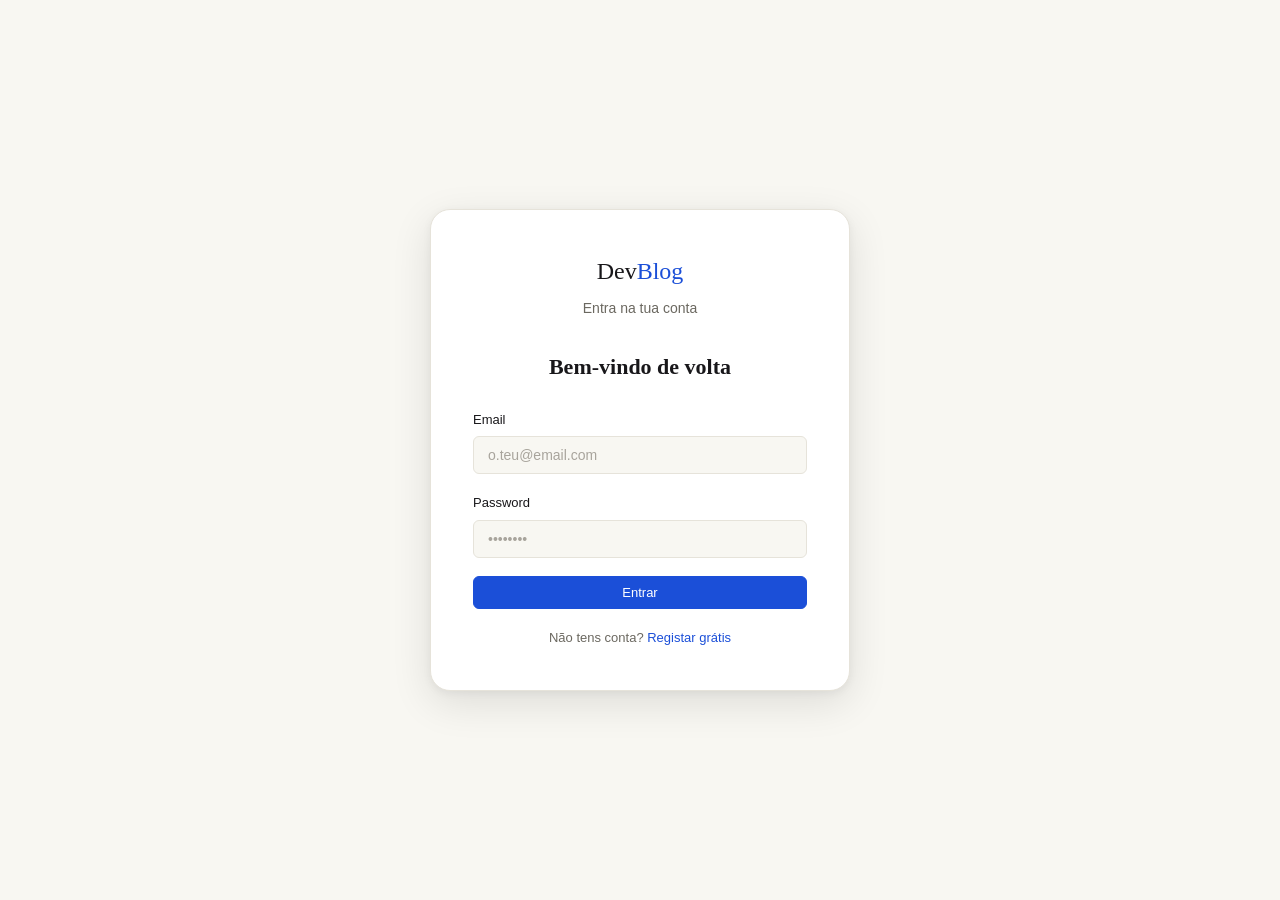
<file: login.html>
<!DOCTYPE html>
<html lang="pt">
<head><meta charset="UTF-8"><meta name="viewport" content="width=device-width,initial-scale=1.0"><title>Entrar — DevBlog</title><link rel="stylesheet" href="css/style.css"></head>
<body class="auth-page">
<div class="auth-card">
  <a href="index.html" class="auth-logo">Dev<em>Blog</em></a>
  <p class="auth-sub">Entra na tua conta</p>
  <h2 class="auth-title">Bem-vindo de volta</h2>
  <div class="alert alert-error" id="errMsg"></div>

  <div class="form-group"><label class="form-label">Email</label><input type="email" class="form-control" id="fEmail" placeholder="o.teu@email.com" autocomplete="email"></div>
  <div class="form-group"><label class="form-label">Password</label><input type="password" class="form-control" id="fPass" placeholder="••••••••" autocomplete="current-password"></div>
  <button class="btn btn-primary btn-full" onclick="doLogin()">Entrar</button>
  <div class="auth-footer" style="margin-top:18px;">Não tens conta? <a href="register.html">Registar grátis</a></div>
</div>
<script src="js/db.js"></script>
<script>
if (Session.isLoggedIn()) window.location.href = 'index.html';
document.addEventListener('keydown', e => { if (e.key === 'Enter') doLogin(); });
function doLogin() {
  const email = document.getElementById('fEmail').value.trim();
  const pass  = document.getElementById('fPass').value;
  const err   = document.getElementById('errMsg');
  err.classList.remove('show');
  if (!email || !pass) { err.textContent = 'Preenche todos os campos.'; err.classList.add('show'); return; }
  const result = Users.login(email, pass);
  if (!result.ok) { err.textContent = result.error; err.classList.add('show'); return; }
  showToast(`Bem-vindo, ${result.user.name.split(' ')[0]}!`, 'success');
  setTimeout(() => window.location.href = 'index.html', 700);
}
</script>
</body>
</html>
</file>
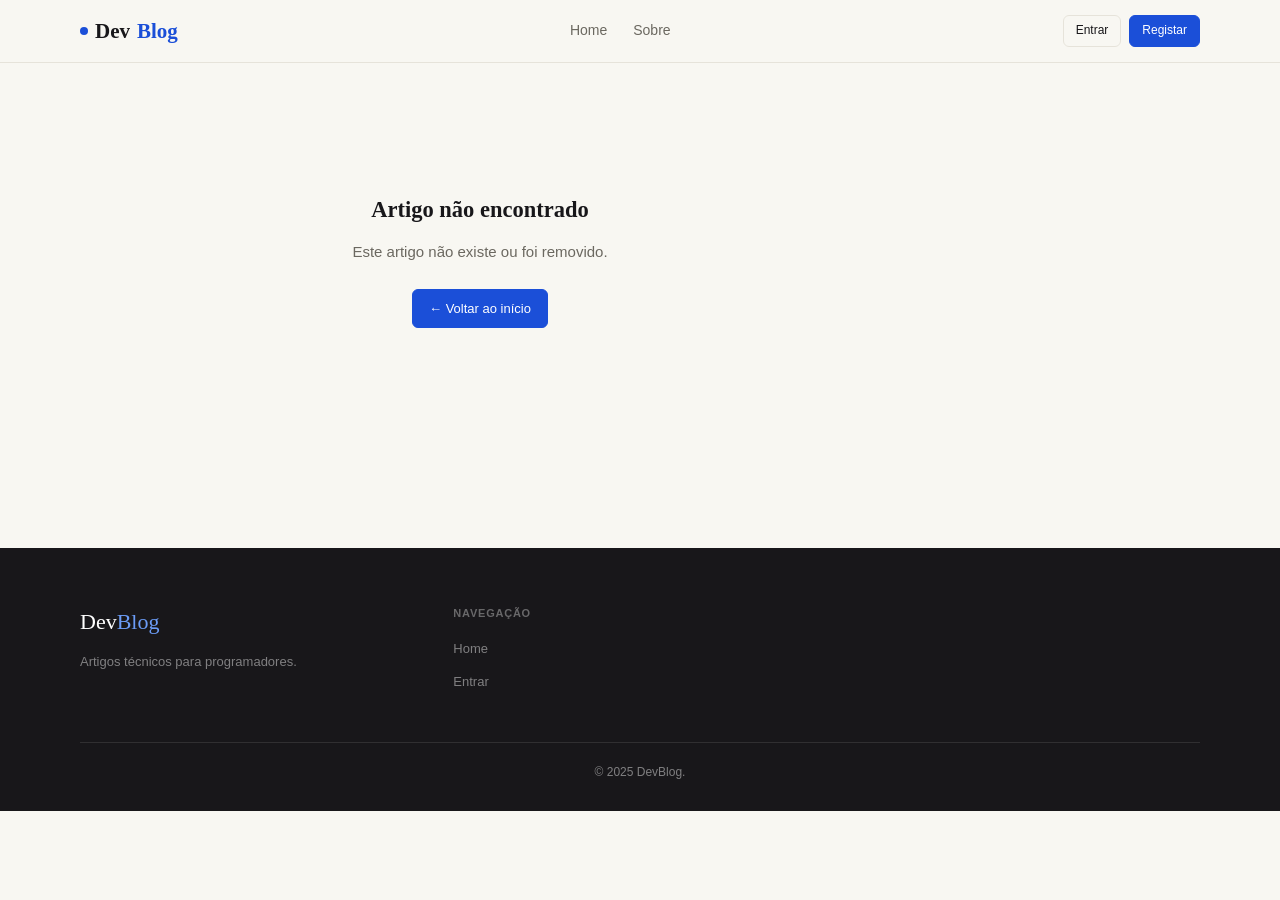
<file: post.html>
<!DOCTYPE html>
<html lang="pt">
<head>
  <meta charset="UTF-8">
  <meta name="viewport" content="width=device-width, initial-scale=1.0">
  <title>Artigo — DevBlog</title>
  <link rel="stylesheet" href="css/style.css">
</head>
<body>

<nav class="navbar" id="mainNav">
  <div class="container">
    <div class="navbar-inner">
      <a class="brand" href="index.html"><span class="brand-dot"></span>Dev<em>Blog</em></a>
      <ul class="nav-links">
        <li><a href="index.html">Home</a></li>
        <li><a href="about.html">Sobre</a></li>
      </ul>
      <div class="nav-actions"></div>
    </div>
  </div>
</nav>

<div class="container">
  <div class="post-layout">
    <main class="post-main" id="postMain">
      <div style="text-align:center;padding:60px;color:var(--muted);">A carregar artigo...</div>
    </main>
    <aside class="post-sidebar" id="postSidebar"></aside>
  </div>
</div>

<footer class="site-footer">
  <div class="container">
    <div class="footer-cols">
      <div><div class="footer-brand">Dev<em>Blog</em></div><p class="footer-desc">Artigos técnicos para programadores.</p></div>
      <div><div class="footer-col-title">Navegação</div><ul class="footer-links"><li><a href="index.html">Home</a></li><li><a href="login.html">Entrar</a></li></ul></div>
    </div>
    <div class="footer-bottom">© 2025 DevBlog.</div>
  </div>
</footer>

<script src="js/db.js"></script>
<script>
const THUMB_MAP = { tecnologia:'bg-tech', design:'bg-design', tutoriais:'bg-tut', nodejs:'bg-node', mysql:'bg-mysql' };
const BADGE_MAP = { tecnologia:'badge-tecnologia', design:'badge-design', tutoriais:'badge-tutoriais', nodejs:'badge-nodejs', mysql:'badge-mysql' };

function reactionBoxHtml(postId) {
  const r  = Reactions.byPost(postId);
  const ur = Reactions.userReaction(postId);
  return `
    <div class="reaction-box" id="reactionBox">
      <span class="reaction-label">Gostaste deste artigo?</span>
      <div class="reactions">
        <button class="react-btn ${ur === 'like' ? 'liked' : ''}" onclick="doReact('${postId}','like')">
          <svg width="15" height="15" viewBox="0 0 24 24" fill="none" stroke="currentColor" stroke-width="2">
            <path d="M14 9V5a3 3 0 0 0-3-3l-4 9v11h11.28a2 2 0 0 0 2-1.7l1.38-9a2 2 0 0 0-2-2.3H14z"/>
          </svg>
          <span id="likeCount">${r.likes}</span> Gostei
        </button>
        <button class="react-btn ${ur === 'dislike' ? 'disliked' : ''}" onclick="doReact('${postId}','dislike')">
          <svg width="15" height="15" viewBox="0 0 24 24" fill="none" stroke="currentColor" stroke-width="2">
            <path d="M10 15v4a3 3 0 0 0 3 3l4-9V2H5.72a2 2 0 0 0-2 1.7l-1.38 9a2 2 0 0 0 2 2.3H10z"/>
          </svg>
          <span id="dislikeCount">${r.dislikes}</span> Não gostei
        </button>
      </div>
    </div>`;
}

function doReact(postId, type) {
  const res = Reactions.toggle(postId, type);
  if (!res.ok) { showToast('Entra para reagir a artigos.', 'info'); return; }
  const box = document.getElementById('reactionBox');
  if (box) box.outerHTML = reactionBoxHtml(postId);
}

function commentsHtml(postId) {
  const comments = Comments.byPost(postId)
    .sort((a, b) => new Date(b.createdAt) - new Date(a.createdAt));
  const user    = Session.currentUser();
  const isAdmin = user?.role === 'admin';

  const commentList = comments.map(c => {
    const avatarHtml = c.userAvatar
      ? `<img src="${c.userAvatar}" alt="" style="width:22px;height:22px;border-radius:50%;object-fit:cover;">`
      : `<span>${c.userName[0]}</span>`;
    const canDelete = isAdmin || user?.id === c.userId;
    return `
      <div class="comment-item" id="c-${c.id}">
        <div class="comment-header">
          <div class="avatar sm">${avatarHtml}</div>
          <span class="comment-author">${c.userName}</span>
          <span class="comment-date">${timeAgo(c.createdAt)}</span>
          ${canDelete ? `<button class="comment-del" onclick="deleteComment('${c.id}','${postId}')">✕ apagar</button>` : ''}
        </div>
        <p class="comment-text">${c.text}</p>
      </div>`;
  }).join('');

  const form = Session.isLoggedIn()
    ? `<div class="comment-form">
        <h4>Deixa o teu comentário</h4>
        <div class="form-group">
          <textarea class="form-control" id="cmtText" rows="3" placeholder="Escreve o teu comentário..."></textarea>
        </div>
        <div style="display:flex;justify-content:flex-end;">
          <button class="btn btn-primary" onclick="submitComment('${postId}')">Publicar comentário</button>
        </div>
      </div>`
    : `<div class="comment-form" style="text-align:center;">
        <p style="color:var(--muted);margin-bottom:14px;">Entra para comentar.</p>
        <a href="login.html" class="btn btn-primary">Entrar</a>
        <a href="register.html" class="btn" style="margin-left:8px;">Registar</a>
      </div>`;

  return `
    <div class="comments-section" id="commentsSection">
      <h3 class="comments-title">
        Comentários <span style="color:var(--muted);font-weight:400;font-size:18px;">(${comments.length})</span>
      </h3>
      <div id="commentsList">
        ${commentList || '<p style="padding:20px 0;color:var(--muted);">Ainda sem comentários. Sê o primeiro!</p>'}
      </div>
      ${form}
    </div>`;
}

function submitComment(postId) {
  const ta   = document.getElementById('cmtText');
  const text = ta?.value.trim();
  if (!text) { showToast('Escreve algo antes de publicar.', 'error'); return; }
  Comments.add(postId, text);
  ta.value = '';
  document.getElementById('commentsSection').outerHTML = commentsHtml(postId);
  showToast('Comentário publicado!', 'success');
}

function deleteComment(commentId, postId) {
  if (!confirm('Apagar este comentário?')) return;
  Comments.delete(commentId);
  document.getElementById('commentsSection').outerHTML = commentsHtml(postId);
  showToast('Comentário apagado.', 'info');
}

function deletePost(postId) {
  if (!confirm('Apagar este post? Esta acção não pode ser desfeita.')) return;
  Posts.delete(postId);
  showToast('Post apagado.', 'info');
  setTimeout(() => window.location.href = 'index.html', 700);
}

function renderPost(post) {
  const thumb    = THUMB_MAP[post.catSlug] || 'bg-tech';
  const badge    = BADGE_MAP[post.catSlug] || 'badge-tecnologia';
  const cat      = Cats.find(post.catId);
  const user     = Session.currentUser();
  const canEdit  = user?.role === 'admin' || user?.id === post.authorId;
  const authorFull = Users.find(post.authorId);
  const authorAvatar = authorFull?.avatar
    ? `<img src="${authorFull.avatar}" alt="" style="width:22px;height:22px;border-radius:50%;object-fit:cover;">`
    : `<span>${post.authorName[0]}</span>`;

  document.getElementById('postMain').innerHTML = `
    <div class="breadcrumb">
      <a href="index.html">Home</a> ›
      <a href="index.html">${cat?.name || 'Artigos'}</a> ›
      <span>${post.title.slice(0, 40)}${post.title.length > 40 ? '...' : ''}</span>
    </div>

    ${canEdit ? `
      <div style="display:flex;gap:8px;margin-bottom:16px;">
        <a href="editor.html?id=${post.id}" class="btn btn-sm">✎ Editar</a>
        <button class="btn btn-sm btn-danger" onclick="deletePost('${post.id}')">Apagar post</button>
      </div>` : ''
    }

    <span class="badge ${badge}">${cat?.name || ''}</span>
    <h1 class="post-title">${post.title}</h1>
    <div class="meta" style="margin-bottom:24px;">
      <div class="avatar sm">${authorAvatar}</div>
      <span class="meta-text">${post.authorName}</span>
      <span class="meta-sep">·</span>
      <span class="meta-text">${formatDate(post.createdAt)}</span>
      <span class="meta-sep">·</span>
      <span class="meta-text">${post.readTime} de leitura</span>
    </div>

    <div class="post-cover ${thumb}">
      ${post.image
        ? `<img src="${post.image}" alt="${post.title}">`
        : `<span style="font-size:12px;color:rgba(0,0,0,.3);">Sem imagem de capa</span>`
      }
    </div>

    <div class="post-body">${post.content}</div>

    ${reactionBoxHtml(post.id)}
    ${commentsHtml(post.id)}
  `;
}

function renderSidebar(post) {
  const counts = {};
  Posts.published().forEach(p => { counts[p.catSlug] = (counts[p.catSlug] || 0) + 1; });

  const authorFull = Users.find(post.authorId);
  const authorAvatar = authorFull?.avatar
    ? `<img src="${authorFull.avatar}" alt="" style="width:38px;height:38px;border-radius:50%;object-fit:cover;">`
    : `<span>${post.authorName[0]}</span>`;

  const recent = Posts.recent(5).filter(p => p.id !== post.id);

  document.getElementById('postSidebar').innerHTML = `
    <div class="sidebar-card">
      <div class="sidebar-title">Autor</div>
      <div style="display:flex;align-items:center;gap:12px;margin-bottom:10px;">
        <div class="avatar lg">${authorAvatar}</div>
        <div>
          <div style="font-size:14px;font-weight:600;">${post.authorName}</div>
          <div style="font-size:12px;color:var(--muted);">Escritor</div>
        </div>
      </div>
      ${authorFull?.bio ? `<p style="font-size:12px;color:var(--muted);line-height:1.6;">${authorFull.bio}</p>` : ''}
    </div>

    <div class="sidebar-card">
      <div class="sidebar-title">Categorias</div>
      ${Cats.all().map(c => `
        <div class="sidebar-cat" onclick="window.location.href='index.html'">
          ${c.name}
          <span class="cat-count">${counts[c.slug] || 0}</span>
        </div>`).join('')}
    </div>

    <div class="sidebar-card">
      <div class="sidebar-title">Artigos recentes</div>
      ${recent.map(p => `
        <div class="sidebar-recent">
          <div class="sidebar-recent-title"
               onclick="window.location.href='post.html?id=${p.id}'">${p.title}</div>
          <div class="sidebar-recent-date">${formatDate(p.createdAt)}</div>
        </div>`).join('')}
    </div>
  `;
}

// Inicializar
renderNav();

const postId = new URLSearchParams(window.location.search).get('id');
const post   = postId ? Posts.find(postId) : null;

if (!post) {
  document.getElementById('postMain').innerHTML = `
    <div style="text-align:center;padding:80px 20px;">
      <h2 style="font-family:var(--font-display);margin-bottom:12px;">Artigo não encontrado</h2>
      <p style="color:var(--muted);margin-bottom:24px;">Este artigo não existe ou foi removido.</p>
      <a href="index.html" class="btn btn-primary">← Voltar ao início</a>
    </div>`;
} else {
  document.title = `${post.title} — DevBlog`;
  renderPost(post);
  renderSidebar(post);
}
</script>
</body>
</html>
</file>
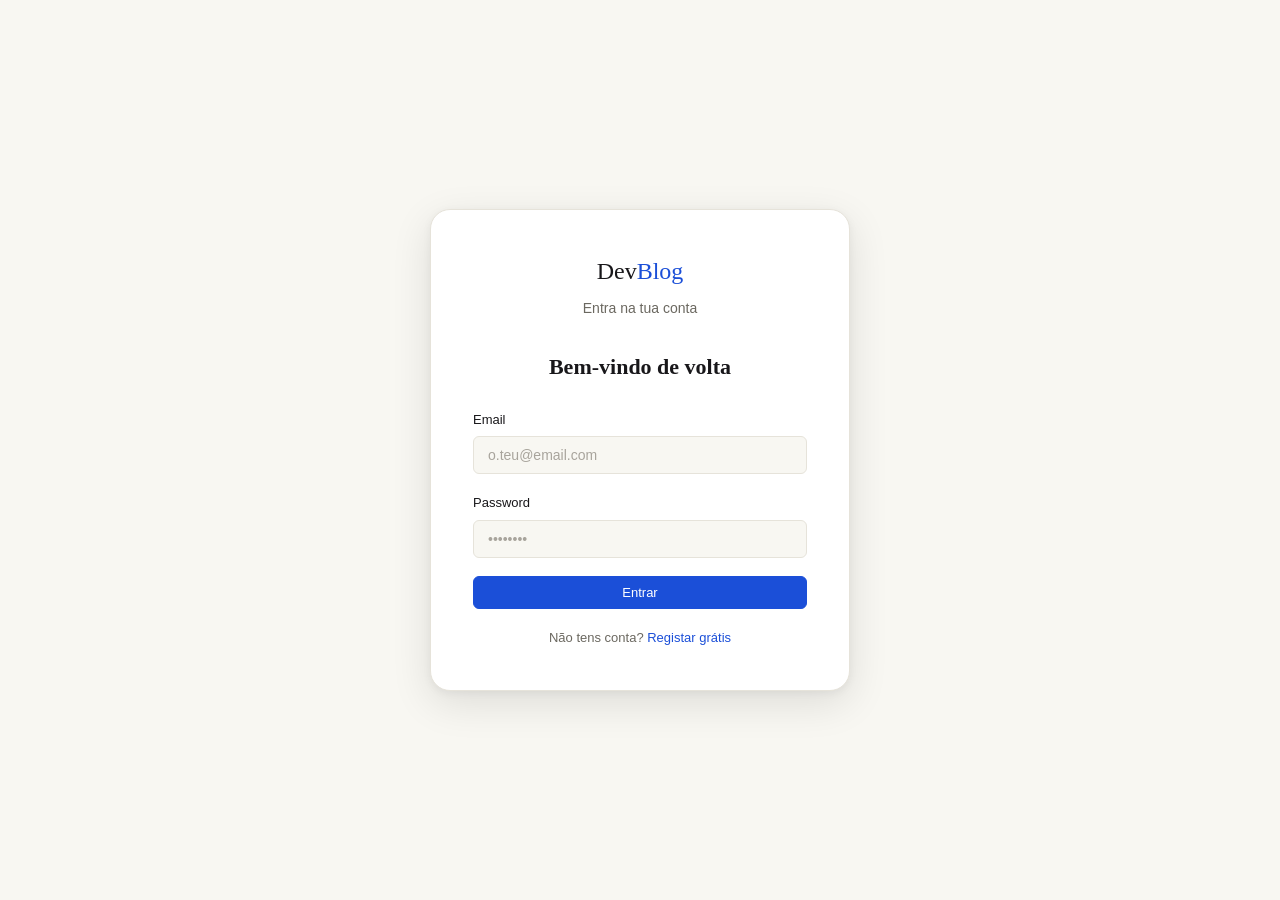
<file: profile.html>
<!DOCTYPE html>
<html lang="pt">
<head>
  <meta charset="UTF-8">
  <meta name="viewport" content="width=device-width, initial-scale=1.0">
  <title>Perfil — DevBlog</title>
  <link rel="stylesheet" href="css/style.css">
</head>
<body>

<nav class="navbar" id="mainNav">
  <div class="container">
    <div class="navbar-inner">
      <a class="brand" href="index.html"><span class="brand-dot"></span>Dev<em>Blog</em></a>
      <ul class="nav-links"><li><a href="index.html">Home</a></li></ul>
      <div class="nav-actions"></div>
    </div>
  </div>
</nav>

<div class="container" style="padding:40px 20px 80px;">
  <div id="profileWrap"></div>
</div>

<!-- MODAL: Pedir promoção -->
<div class="modal-overlay hidden" id="promoModal">
  <div class="modal-box">
    <h3 class="modal-title">Pedir promoção a Escritor</h3>
    <p style="font-size:14px;color:var(--muted);margin-bottom:20px;line-height:1.7;">
      Explica porque queres tornar-te escritor no DevBlog e que tipo de conteúdo pretendes criar.
      O admin avaliará o teu pedido e poderá pedir-te um post de demonstração.
    </p>
    <div class="form-group">
      <label class="form-label">Motivação *</label>
      <textarea class="form-control" id="promoText" rows="4"
        placeholder="Porque é que queres ser escritor no DevBlog? Que tipo de conteúdo pretendes criar?"></textarea>
    </div>
    <div class="modal-actions">
      <button class="btn" onclick="closeModal('promoModal')">Cancelar</button>
      <button class="btn btn-primary" onclick="submitPromoRequest()">Enviar pedido</button>
    </div>
  </div>
</div>

<!-- MODAL: Editar perfil -->
<div class="modal-overlay hidden" id="editModal">
  <div class="modal-box">
    <h3 class="modal-title">Editar perfil</h3>
    <div class="form-group">
      <label class="form-label">Nome</label>
      <input type="text" class="form-control" id="editName" placeholder="O teu nome">
    </div>
    <div class="form-group">
      <label class="form-label">Bio</label>
      <textarea class="form-control" id="editBio" rows="3" placeholder="Conta algo sobre ti..."></textarea>
    </div>
    <div class="form-group">
      <label class="form-label">Nova password <small style="color:var(--hint);font-weight:400;">(deixa em branco para manter)</small></label>
      <input type="password" class="form-control" id="editPass" placeholder="Nova password">
    </div>
    <div class="modal-actions">
      <button class="btn" onclick="closeModal('editModal')">Cancelar</button>
      <button class="btn btn-primary" onclick="saveProfileChanges()">Guardar</button>
    </div>
  </div>
</div>

<!-- MODAL: Post de demonstração -->
<div class="modal-overlay hidden" id="testPostModal">
  <div class="modal-box">
    <h3 class="modal-title">Post de demonstração</h3>
    <div id="testThemeNotice" style="display:none;background:var(--accent-lt);border:1px solid #85B7EB;border-radius:6px;padding:10px 14px;margin-bottom:16px;font-size:13px;color:var(--accent);"></div>
    <div class="form-group">
      <label class="form-label">Título do post *</label>
      <input type="text" class="form-control" id="testTitle" placeholder="Título do artigo de demonstração">
    </div>
    <div class="form-group">
      <label class="form-label">Categoria</label>
      <select class="form-control" id="testCat"></select>
    </div>
    <div class="form-group">
      <label class="form-label">Conteúdo *</label>
      <textarea class="form-control" id="testContent" rows="6"
        placeholder="Escreve o teu artigo de demonstração aqui. Podes usar texto simples ou HTML básico..."></textarea>
    </div>
    <div class="modal-actions">
      <button class="btn" onclick="closeModal('testPostModal')">Cancelar</button>
      <button class="btn btn-primary" onclick="submitTestPost()">Submeter para avaliação</button>
    </div>
  </div>
</div>

<script src="js/db.js"></script>
<script>
if (!Session.isLoggedIn()) window.location.href = 'login.html';

const ROLE_LABEL = { leitor: 'Leitor', escritor: 'Escritor', admin: 'Admin' };
const ROLE_CSS   = { leitor: 'role-leitor', escritor: 'role-escritor', admin: 'role-admin' };

function openModal(id)  { document.getElementById(id).classList.remove('hidden'); }
function closeModal(id) { document.getElementById(id).classList.add('hidden'); }

function render() {
  renderNav(); // Actualiza navbar com avatar fresco
  const user   = Session.currentUser();
  const full   = Users.find(user.id);
  const promo  = Promotions.byUser(user.id);

  const myPosts    = Posts.all().filter(p => p.authorId === user.id);
  const myComments = Comments.all().filter(c => c.userId === user.id);
  const myReactions= Reactions.all().filter(r => r.userId === user.id);

  // Avatar do perfil
  const avatarContent = full?.avatar
    ? `<img src="${full.avatar}" alt="Avatar">`
    : `<span>${(user.name || 'U')[0].toUpperCase()}</span>`;

  // Secção de promoção (só para leitores)
  let promoSection = '';
  if (user.role === 'leitor') {
    if (promo) {
      if (promo.testPost) {
        promoSection = `
          <div class="alert alert-success show" style="margin-top:12px;">
            ✅ Post de demonstração submetido! O admin está a avaliar o teu pedido.
          </div>`;
      } else if (promo.testRequested) {
        promoSection = `
          <div class="alert alert-info show" style="margin-top:12px;">
            ✍️ O admin pediu-te um post de demonstração
            ${promo.testTheme ? `com o tema: <strong>"${promo.testTheme}"</strong>` : ''}.
            <br>
            <button class="btn btn-sm btn-primary" style="margin-top:10px;"
                    onclick="openTestPostModal()">
              Escrever post de demonstração
            </button>
          </div>`;
      } else {
        promoSection = `
          <div class="alert alert-info show" style="margin-top:12px;">
            ⏳ Pedido de promoção enviado. Aguarda a avaliação do admin.
          </div>`;
      }
    } else {
      promoSection = `
        <button class="btn btn-sm" style="margin-top:10px;" onclick="openModal('promoModal')">
          Pedir promoção a Escritor
        </button>`;
    }
  }

  document.getElementById('profileWrap').innerHTML = `
    <div class="profile-header">
      <!-- Avatar com upload -->
      <label class="avatar-upload" title="Clica para alterar a foto">
        <div class="avatar-xl">${avatarContent}</div>
        <div class="avatar-upload-ring"><span>Alterar<br>foto</span></div>
        <input type="file" accept="image/*" style="display:none;" onchange="uploadAvatar(this)">
      </label>

      <!-- Informações -->
      <div style="flex:1;min-width:0;">
        <h1 style="font-family:var(--font-display);font-size:24px;">${full?.name || user.name}</h1>
        <p style="font-size:13px;color:var(--muted);margin:4px 0;">${user.email}</p>
        ${full?.bio ? `<p style="font-size:13px;color:var(--muted);margin-top:6px;line-height:1.6;">${full.bio}</p>` : ''}
        <span class="role-badge ${ROLE_CSS[user.role] || 'role-leitor'}">${ROLE_LABEL[user.role] || user.role}</span>
        ${promoSection}
      </div>

      <!-- Acções -->
      <div style="display:flex;gap:8px;flex-wrap:wrap;flex-shrink:0;align-items:flex-start;">
        <button class="btn btn-sm" onclick="openEditModal()">Editar perfil</button>
        ${Session.hasRole('admin', 'escritor')
          ? `<a href="editor.html" class="btn btn-sm btn-primary">+ Novo Post</a>`
          : ''
        }
        <button class="btn btn-sm btn-danger" onclick="logoutUser()">Sair</button>
      </div>
    </div>

    <!-- Estatísticas -->
    <div style="display:grid;grid-template-columns:repeat(3,1fr);gap:14px;margin-bottom:32px;">
      <div class="sidebar-card" style="text-align:center;">
        <div style="font-size:28px;font-weight:500;color:var(--accent);">${myPosts.length}</div>
        <div style="font-size:12px;color:var(--muted);margin-top:4px;">Posts criados</div>
      </div>
      <div class="sidebar-card" style="text-align:center;">
        <div style="font-size:28px;font-weight:500;color:var(--green);">${myComments.length}</div>
        <div style="font-size:12px;color:var(--muted);margin-top:4px;">Comentários</div>
      </div>
      <div class="sidebar-card" style="text-align:center;">
        <div style="font-size:28px;font-weight:500;color:var(--amber);">${myReactions.length}</div>
        <div style="font-size:12px;color:var(--muted);margin-top:4px;">Reações dadas</div>
      </div>
    </div>

    ${myPosts.length > 0 ? `
      <div class="section-header"><h2>Os meus posts</h2><div class="section-line"></div></div>
      <div class="admin-card" style="margin-bottom:32px;">
        <table class="data-table">
          <thead><tr><th>Título</th><th>Estado</th><th>Data</th><th>Acções</th></tr></thead>
          <tbody>${myPosts.map(p => `
            <tr>
              <td class="td-title">${p.title}</td>
              <td><span class="status-pill ${p.status === 'publicado' ? 's-pub' : 's-draf'}">${p.status}</span></td>
              <td style="font-size:12px;color:var(--muted);">${formatDate(p.createdAt)}</td>
              <td>
                ${p.status === 'publicado' ? `<a href="post.html?id=${p.id}" class="act-link">Ver</a>` : ''}
                <a href="editor.html?id=${p.id}" class="act-link">Editar</a>
                <button class="act-link del" onclick="deleteMyPost('${p.id}')">Apagar</button>
              </td>
            </tr>`).join('')}
          </tbody>
        </table>
      </div>` : ''
    }

    ${myComments.length > 0 ? `
      <div class="section-header"><h2>Os meus comentários</h2><div class="section-line"></div></div>
      <div class="admin-card">
        <table class="data-table">
          <thead><tr><th>Comentário</th><th>Post</th><th>Data</th><th></th></tr></thead>
          <tbody>${myComments.slice().reverse().map(c => {
            const post = Posts.find(c.postId);
            return `<tr>
              <td style="font-size:13px;max-width:260px;">${c.text.slice(0, 90)}${c.text.length > 90 ? '...' : ''}</td>
              <td style="font-size:12px;color:var(--muted);">${post ? post.title.slice(0, 35) + '...' : 'Post removido'}</td>
              <td style="font-size:12px;color:var(--muted);">${timeAgo(c.createdAt)}</td>
              <td><button class="act-link del" onclick="deleteMyComment('${c.id}')">Apagar</button></td>
            </tr>`;
          }).join('')}
          </tbody>
        </table>
      </div>` : ''
    }
  `;
}

// ── AVATAR ──
async function uploadAvatar(input) {
  const f = input.files[0];
  if (!f) return;
  if (f.size > 3 * 1024 * 1024) { showToast('Imagem demasiado grande (máx. 3MB).', 'error'); return; }
  showToast('A processar foto...', 'info');
  try {
    const dataUrl = await ImgUtil.avatar(f);
    Users.update(Session.currentUser().id, { avatar: dataUrl }); // FIX #1 — guarda no localStorage
    showToast('Foto de perfil actualizada!', 'success');
    render(); // Re-renderiza para mostrar foto nova
  } catch {
    showToast('Erro ao processar a foto.', 'error');
  }
}

// ── EDITAR PERFIL ──
function openEditModal() {
  const full = Users.find(Session.currentUser().id);
  document.getElementById('editName').value = full?.name || '';
  document.getElementById('editBio').value  = full?.bio  || '';
  document.getElementById('editPass').value = '';
  openModal('editModal');
}

function saveProfileChanges() {
  const name = document.getElementById('editName').value.trim();
  const bio  = document.getElementById('editBio').value.trim();
  const pass = document.getElementById('editPass').value;
  if (!name) { showToast('O nome não pode estar vazio.', 'error'); return; }
  const data = { name, bio };
  if (pass) data.password = pass;
  Users.update(Session.currentUser().id, data);
  closeModal('editModal');
  showToast('Perfil actualizado!', 'success');
  render();
}

// ── PROMOÇÃO ──
function submitPromoRequest() {
  const text = document.getElementById('promoText').value.trim();
  if (!text) { showToast('Escreve a tua motivação.', 'error'); return; }
  const result = Promotions.request(text);
  if (!result.ok) { showToast(result.error, 'error'); return; }
  closeModal('promoModal');
  showToast('Pedido enviado! O admin será notificado.', 'success');
  render();
}

// ── POST DE DEMONSTRAÇÃO ──
function openTestPostModal() {
  const promo = Promotions.byUser(Session.currentUser().id);
  const notice = document.getElementById('testThemeNotice');
  if (promo?.testTheme) {
    notice.textContent = `Tema sugerido pelo admin: "${promo.testTheme}"`;
    notice.style.display = 'block';
  } else {
    notice.style.display = 'none';
  }
  // Preencher categorias
  const catSel = document.getElementById('testCat');
  catSel.innerHTML = Cats.all().map(c => `<option value="${c.id}">${c.name}</option>`).join('');
  openModal('testPostModal');
}

function submitTestPost() {
  const title   = document.getElementById('testTitle').value.trim();
  const content = document.getElementById('testContent').value.trim();
  const catId   = document.getElementById('testCat').value;
  if (!title || !content) { showToast('Preenche o título e o conteúdo.', 'error'); return; }
  const promo = Promotions.byUser(Session.currentUser().id);
  if (!promo) { showToast('Pedido de promoção não encontrado.', 'error'); return; }
  Promotions.submitTestPost(promo.id, title, content, catId);
  closeModal('testPostModal');
  showToast('Post submetido! O admin será notificado para avaliar.', 'success');
  render();
}

// ── APAGAR ──
function deleteMyPost(id) {
  if (!confirm('Apagar este post e todos os seus comentários?')) return;
  Posts.delete(id);
  showToast('Post apagado.', 'info');
  render();
}

function deleteMyComment(id) {
  if (!confirm('Apagar este comentário?')) return;
  Comments.delete(id);
  showToast('Comentário apagado.', 'info');
  render();
}

render();
</script>
</body>
</html>
</file>
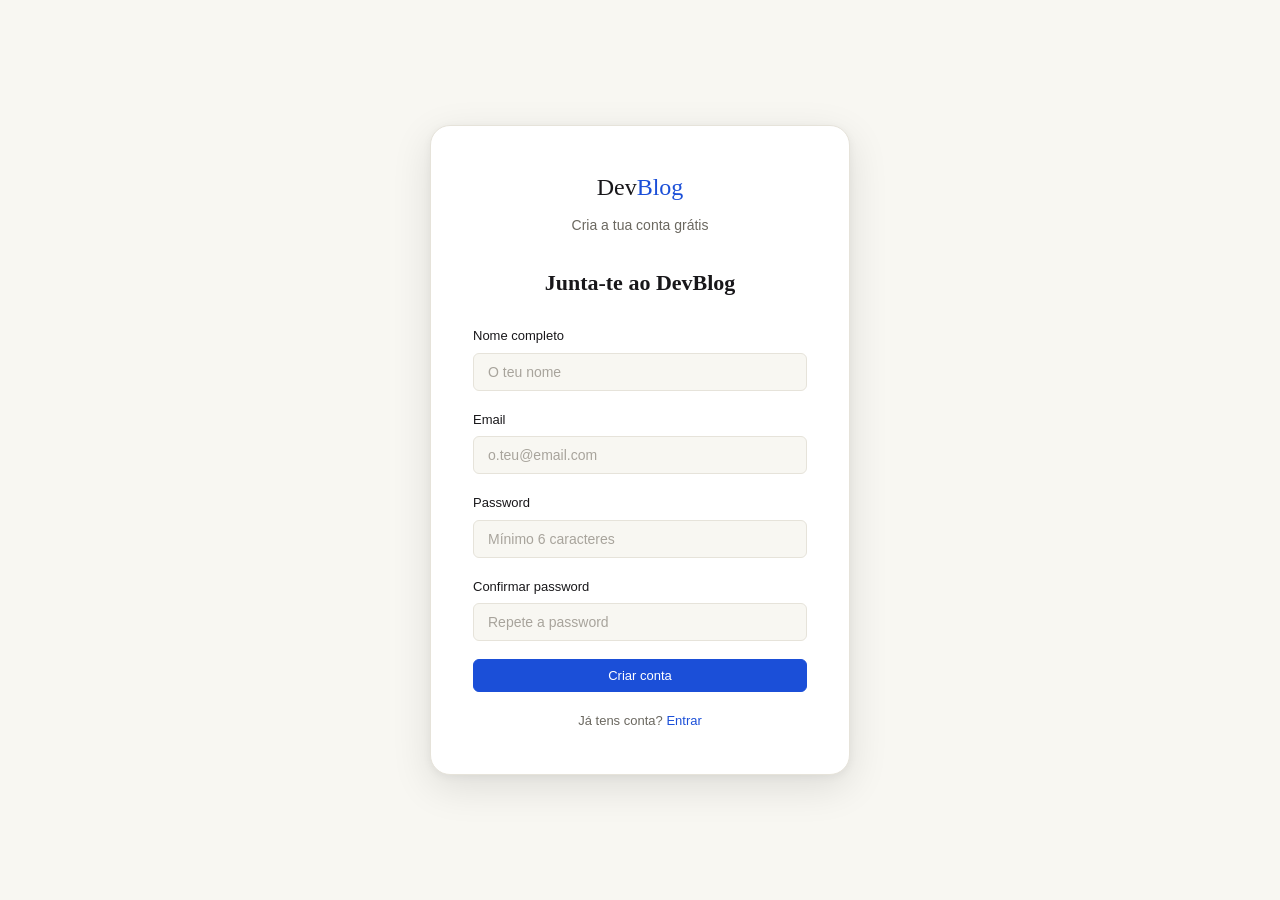
<file: register.html>
<!DOCTYPE html>
<html lang="pt">
<head><meta charset="UTF-8"><meta name="viewport" content="width=device-width,initial-scale=1.0"><title>Registar — DevBlog</title><link rel="stylesheet" href="css/style.css"></head>
<body class="auth-page">
<div class="auth-card">
  <a href="index.html" class="auth-logo">Dev<em>Blog</em></a>
  <p class="auth-sub">Cria a tua conta grátis</p>
  <h2 class="auth-title">Junta-te ao DevBlog</h2>
  <div class="alert alert-error"   id="errMsg"></div>
  <div class="alert alert-success" id="okMsg"></div>
  <div class="form-group"><label class="form-label">Nome completo</label><input type="text" class="form-control" id="fName" placeholder="O teu nome"></div>
  <div class="form-group"><label class="form-label">Email</label><input type="email" class="form-control" id="fEmail" placeholder="o.teu@email.com"></div>
  <div class="form-group"><label class="form-label">Password</label><input type="password" class="form-control" id="fPass" placeholder="Mínimo 6 caracteres"></div>
  <div class="form-group"><label class="form-label">Confirmar password</label><input type="password" class="form-control" id="fPass2" placeholder="Repete a password"></div>
  <button class="btn btn-primary btn-full" onclick="doRegister()">Criar conta</button>
  <div class="auth-footer" style="margin-top:18px;">Já tens conta? <a href="login.html">Entrar</a></div>
</div>
<script src="js/db.js"></script>
<script>
function doRegister() {
  const name  = document.getElementById('fName').value.trim();
  const email = document.getElementById('fEmail').value.trim();
  const pass  = document.getElementById('fPass').value;
  const pass2 = document.getElementById('fPass2').value;
  const err   = document.getElementById('errMsg');
  const ok    = document.getElementById('okMsg');
  err.classList.remove('show'); ok.classList.remove('show');
  if (pass.length < 6) { err.textContent = 'Password com pelo menos 6 caracteres.'; err.classList.add('show'); return; }
  if (pass !== pass2)  { err.textContent = 'As passwords não coincidem.';           err.classList.add('show'); return; }
  const result = Users.register(name, email, pass);
  if (!result.ok) { err.textContent = result.error; err.classList.add('show'); return; }
  ok.textContent = 'Conta criada com sucesso! A redirecionar para o login...';
  ok.classList.add('show');
  setTimeout(() => window.location.href = 'login.html', 1500);
}
</script>
</body>
</html>
</file>
<file: css/style.css>
/* ══════════════════════════════════════════════════
   DEVBLOG v5 — Stylesheet Completo
   Zero dependências externas · 100% offline
   ══════════════════════════════════════════════════ */

/* ── RESET & VARIÁVEIS ── */
*, *::before, *::after { box-sizing: border-box; margin: 0; padding: 0; }

:root {
  /* Cores base */
  --bg:         #F8F7F2;
  --surface:    #FFFFFF;
  --border:     #E6E3DA;
  --border-md:  #CCCAB8;
  --text:       #18171A;
  --muted:      #6B6860;
  --hint:       #A8A49C;

  /* Acento */
  --accent:     #1B4FD8;
  --accent-lt:  #EAF0FD;
  --accent-dk:  #1440B0;

  /* Semânticas */
  --green:      #0A6640; --green-lt:  #D2F4E5;
  --amber:      #92400E; --amber-lt:  #FEF3C7;
  --red:        #9B1C1C; --red-lt:    #FDE8E8;
  --purple:     #5B21B6; --purple-lt: #EDE9FE;

  /* Categorias */
  --cat-tech-color:   #1B4FD8; --cat-tech-bg:   #EAF0FD;
  --cat-design-color: #5B21B6; --cat-design-bg: #EDE9FE;
  --cat-tut-color:    #0A6640; --cat-tut-bg:    #D2F4E5;
  --cat-node-color:   #92400E; --cat-node-bg:   #FEF3C7;
  --cat-mysql-color:  #9B1C1C; --cat-mysql-bg:  #FDE8E8;

  /* Raios e sombras */
  --r-xs: 4px; --r-sm: 6px; --r-md: 10px; --r-lg: 14px; --r-xl: 20px;
  --sh-sm: 0 1px 4px rgba(0,0,0,.07);
  --sh-md: 0 4px 16px rgba(0,0,0,.09), 0 1px 4px rgba(0,0,0,.04);
  --sh-lg: 0 12px 40px rgba(0,0,0,.11), 0 2px 8px rgba(0,0,0,.05);

  /* Tipografia */
  --font-display: 'Georgia', 'Times New Roman', 'Palatino Linotype', serif;
  --font-body:    'Trebuchet MS', 'Gill Sans', Candara, sans-serif;
  --font-mono:    'Courier New', Courier, monospace;

  /* Admin (alteradas via JS) */
  --adm-sidebar: #18171A;
  --adm-accent:  #6B9CF6;
}

html  { scroll-behavior: smooth; }
body  { font-family: var(--font-body); background: var(--bg); color: var(--text); font-size: 15px; line-height: 1.65; -webkit-font-smoothing: antialiased; min-height: 100vh; }
a     { color: inherit; text-decoration: none; }
img   { max-width: 100%; display: block; }
input, textarea, select, button { font-family: var(--font-body); }

/* ── UTILITÁRIOS ── */
.hidden   { display: none !important; }
.sr-only  { position: absolute; width: 1px; height: 1px; overflow: hidden; clip: rect(0,0,0,0); white-space: nowrap; }

/* ── LAYOUT ── */
.container { width: 100%; max-width: 1160px; margin: 0 auto; padding: 0 20px; }

/* ════════════════════════════════════════
   NAVBAR — FIX #6
   Estrutura: [Logo] ← flex-grow → [Nav Links centrados] → [Acções à direita]
════════════════════════════════════════ */
.navbar {
  position: sticky; top: 0; z-index: 200;
  background: rgba(248,247,242,.94);
  backdrop-filter: blur(14px);
  border-bottom: 1px solid var(--border);
  transition: box-shadow .2s;
}
.navbar.scrolled { box-shadow: var(--sh-sm); }

.navbar-inner {
  display: flex;
  align-items: center;
  height: 62px;
  gap: 16px;                    /* espaço entre as três zonas */
}

/* Zona 1: Logo (esquerda, não cresce) */
.brand {
  font-family: var(--font-display);
  font-size: 21px; font-weight: 700;
  color: var(--text);
  display: flex; align-items: center; gap: 7px;
  text-decoration: none;
  flex-shrink: 0;               /* nunca encolhe */
  white-space: nowrap;
}
.brand-dot { width: 8px; height: 8px; border-radius: 50%; background: var(--accent); flex-shrink: 0; }
.brand em  { color: var(--accent); font-style: normal; }

/* Zona 2: Links de navegação (centro, cresce para ocupar espaço) */
.nav-links {
  display: flex; align-items: center;
  list-style: none; gap: 2px;
  flex: 1;                      /* ocupa o espaço disponível */
  justify-content: center;      /* centraliza os links */
}
.nav-links a {
  display: block; font-size: 14px; color: var(--muted);
  padding: 6px 12px; border-radius: var(--r-sm);
  transition: color .15s, background .15s;
}
.nav-links a:hover, .nav-links a.active {
  color: var(--text); background: var(--border);
}

/* Zona 3: Acções (direita, não cresce) */
.nav-actions {
  display: flex; align-items: center; gap: 8px;
  flex-shrink: 0;               /* nunca encolhe */
  margin-left: auto;            /* empurra para a direita */
}

/* Avatar na navbar */
.nav-profile-btn {
  display: flex; align-items: center; gap: 7px;
  padding: 4px 10px; border-radius: var(--r-sm);
  border: 1px solid var(--border);
  background: transparent; text-decoration: none;
  transition: background .15s;
}
.nav-profile-btn:hover { background: var(--border); }
.nav-avatar {
  width: 28px; height: 28px; border-radius: 50%;
  background: var(--accent); color: #fff;
  display: flex; align-items: center; justify-content: center;
  flex-shrink: 0; overflow: hidden;
}
.nav-avatar-img { width: 100%; height: 100%; object-fit: cover; }
.nav-avatar-initials { font-size: 11px; font-weight: 700; }
.nav-username { font-size: 13px; font-weight: 500; color: var(--text); }

/* ── BOTÕES ── */
.btn {
  display: inline-flex; align-items: center; justify-content: center; gap: 6px;
  font-size: 13px; font-weight: 500;
  padding: 8px 16px; border-radius: var(--r-sm);
  border: 1px solid var(--border);
  background: transparent; color: var(--text);
  cursor: pointer; transition: all .15s;
  text-decoration: none; white-space: nowrap;
}
.btn:hover            { background: var(--border); }
.btn-primary          { background: var(--accent); border-color: var(--accent); color: #fff; }
.btn-primary:hover    { background: var(--accent-dk); border-color: var(--accent-dk); color: #fff; }
.btn-sm               { font-size: 12px; padding: 5px 12px; }
.btn-outline          { border-color: var(--border-md); }
.btn-outline:hover    { background: var(--border); }
.btn-danger           { background: var(--red-lt);   border-color: var(--red);   color: var(--red);   }
.btn-danger:hover     { background: var(--red);       color: #fff; }
.btn-success          { background: var(--green-lt);  border-color: var(--green); color: var(--green); }
.btn-success:hover    { background: var(--green);      color: #fff; }
.btn-full             { width: 100%; }

/* ════════════════════════════════════════
   NOTIFICATIONS — FIX #5
════════════════════════════════════════ */
.notif-wrapper   { position: relative; }
.notif-bell {
  position: relative;
  width: 36px; height: 36px;
  border-radius: var(--r-sm);
  border: 1px solid var(--border);
  background: var(--surface);
  display: flex; align-items: center; justify-content: center;
  cursor: pointer; color: var(--muted);
  transition: background .15s, color .15s;
}
.notif-bell:hover { background: var(--border); color: var(--text); }
.notif-badge {
  position: absolute; top: -5px; right: -5px;
  min-width: 18px; height: 18px;
  border-radius: 9px; background: var(--red); color: #fff;
  font-size: 10px; font-weight: 700;
  display: flex; align-items: center; justify-content: center;
  padding: 0 3px; border: 2px solid var(--bg);
}
.notif-panel {
  position: absolute; top: calc(100% + 8px); right: 0;
  width: 340px;
  background: var(--surface);
  border: 1px solid var(--border);
  border-radius: var(--r-lg);
  box-shadow: var(--sh-lg);
  z-index: 300; overflow: hidden;
}
.notif-panel-header {
  display: flex; align-items: center; justify-content: space-between;
  padding: 12px 16px;
  border-bottom: 1px solid var(--border);
}
.notif-panel-title { font-size: 13px; font-weight: 600; }
.notif-mark-all    { font-size: 11px; font-weight: 500; color: var(--accent); background: none; border: none; cursor: pointer; }
.notif-mark-all:hover { text-decoration: underline; }
.notif-list        { max-height: 380px; overflow-y: auto; }
.notif-empty       { padding: 32px 16px; text-align: center; font-size: 13px; color: var(--hint); }
.notif-item {
  display: flex; align-items: flex-start; gap: 10px;
  padding: 12px 16px; cursor: pointer;
  border-bottom: 1px solid var(--border);
  transition: background .12s; position: relative;
}
.notif-item:last-child { border-bottom: none; }
.notif-item:hover      { background: var(--bg); }
.notif-unread          { background: var(--accent-lt); }
.notif-unread:hover    { background: #D8E8FB; }
.notif-emoji   { font-size: 18px; flex-shrink: 0; margin-top: 1px; }
.notif-content { flex: 1; min-width: 0; }
.notif-title   { font-size: 13px; font-weight: 600; line-height: 1.3; margin-bottom: 3px; }
.notif-body    { font-size: 12px; color: var(--muted); line-height: 1.5; margin-bottom: 3px; }
.notif-time    { font-size: 11px; color: var(--hint); }
.notif-dot     {
  width: 8px; height: 8px; border-radius: 50%;
  background: var(--accent); flex-shrink: 0; margin-top: 4px;
}

/* ── TOAST ── */
.toast-container {
  position: fixed; top: 72px; right: 20px;
  z-index: 999; display: flex; flex-direction: column; gap: 8px;
  pointer-events: none;
}
.toast {
  display: flex; align-items: center; gap: 10px;
  padding: 12px 16px; border-radius: var(--r-md);
  background: var(--surface); border: 1px solid var(--border);
  box-shadow: var(--sh-md); font-size: 13px;
  min-width: 240px; max-width: 320px;
  animation: slideInRight .25s ease;
  transition: opacity .3s, transform .3s;
}
.toast-success { border-left: 3px solid var(--green); }
.toast-error   { border-left: 3px solid var(--red);   }
.toast-info    { border-left: 3px solid var(--accent); }
.toast-warning { border-left: 3px solid var(--amber);  }
.toast-icon    { font-weight: 700; font-size: 14px;    }
.toast-msg     { flex: 1; }

/* ── HERO ── */
.hero { padding: 72px 0 56px; position: relative; overflow: hidden; }
.hero::before {
  content: ''; position: absolute; top: -100px; right: -150px;
  width: 600px; height: 600px; border-radius: 50%;
  background: radial-gradient(circle, rgba(27,79,216,.06) 0%, transparent 65%);
  pointer-events: none;
}
.hero-tag {
  display: inline-flex; align-items: center; gap: 6px;
  font-size: 11px; font-weight: 600; letter-spacing: .07em; text-transform: uppercase;
  color: var(--accent); background: var(--accent-lt);
  padding: 4px 12px; border-radius: 20px; margin-bottom: 18px;
}
.hero h1 { font-family: var(--font-display); font-size: clamp(32px,5vw,52px); line-height: 1.15; margin-bottom: 16px; }
.hero p  { font-size: 16px; color: var(--muted); max-width: 500px; margin-bottom: 28px; line-height: 1.7; }

.search-box {
  display: flex; max-width: 460px;
  border: 1px solid var(--border-md); border-radius: var(--r-md);
  overflow: hidden; background: var(--surface); box-shadow: var(--sh-sm);
}
.search-box input    { flex: 1; border: none; outline: none; padding: 12px 16px; font-size: 14px; background: transparent; color: var(--text); }
.search-box input::placeholder { color: var(--hint); }
.search-box button   { border: none; background: var(--accent); color: #fff; font-size: 13px; font-weight: 500; padding: 0 20px; cursor: pointer; transition: opacity .15s; }
.search-box button:hover { opacity: .87; }

/* ── CATEGORY BAR ── */
.cat-bar-wrap { background: var(--surface); border-bottom: 1px solid var(--border); padding: 10px 0; position: sticky; top: 62px; z-index: 100; }
.cat-bar      { display: flex; gap: 8px; flex-wrap: wrap; }
.cat-pill     { font-size: 13px; font-weight: 500; padding: 6px 16px; border-radius: 20px; border: 1px solid var(--border); background: transparent; color: var(--muted); cursor: pointer; transition: all .15s; }
.cat-pill:hover  { border-color: var(--accent); color: var(--accent); }
.cat-pill.active { background: var(--accent); border-color: var(--accent); color: #fff; }

/* ── SECTION HEADER ── */
.section-header      { display: flex; align-items: center; gap: 16px; margin-bottom: 28px; }
.section-header h2   { font-family: var(--font-display); font-size: 22px; white-space: nowrap; margin: 0; }
.section-line        { flex: 1; height: 1px; background: var(--border); }

/* ── BADGES ── */
.badge { display: inline-block; font-size: 10px; font-weight: 700; letter-spacing: .05em; text-transform: uppercase; padding: 3px 10px; border-radius: 20px; }
.badge-tecnologia { background: var(--cat-tech-bg);   color: var(--cat-tech-color); }
.badge-design     { background: var(--cat-design-bg); color: var(--cat-design-color); }
.badge-tutoriais  { background: var(--cat-tut-bg);    color: var(--cat-tut-color); }
.badge-nodejs     { background: var(--cat-node-bg);   color: var(--cat-node-color); }
.badge-mysql      { background: var(--cat-mysql-bg);  color: var(--cat-mysql-color); }

/* ── FEATURED POST ── */
.featured {
  display: grid; grid-template-columns: 1fr 1fr;
  background: var(--surface); border: 1px solid var(--border);
  border-radius: var(--r-xl); overflow: hidden;
  box-shadow: var(--sh-md); margin-bottom: 48px;
  transition: box-shadow .2s, transform .2s;
}
.featured:hover { box-shadow: var(--sh-lg); transform: translateY(-2px); }
.featured-img {
  min-height: 280px; display: flex; align-items: center; justify-content: center;
  position: relative; overflow: hidden;
}
.featured-img img { position: absolute; inset: 0; width: 100%; height: 100%; object-fit: cover; }
.featured-img.bg-tech   { background: linear-gradient(135deg, #EAF0FD, #BFD3FA); }
.featured-img.bg-design { background: linear-gradient(135deg, #EDE9FE, #C4B5FD); }
.featured-img.bg-tut    { background: linear-gradient(135deg, #D2F4E5, #6EE7B7); }
.featured-img.bg-node   { background: linear-gradient(135deg, #FEF3C7, #FDE68A); }
.featured-img.bg-mysql  { background: linear-gradient(135deg, #FDE8E8, #FCA5A5); }
.featured-label {
  position: relative;
  background: rgba(255,255,255,.85); backdrop-filter: blur(4px);
  font-size: 11px; font-weight: 700; text-transform: uppercase; letter-spacing: .07em;
  padding: 5px 14px; border-radius: 20px; color: var(--text);
}
.featured-body { padding: 40px; display: flex; flex-direction: column; justify-content: center; }
.featured-body h2 { font-family: var(--font-display); font-size: 24px; line-height: 1.3; margin: 12px 0; }
.featured-body p  { font-size: 14px; color: var(--muted); line-height: 1.7; margin-bottom: 20px; }

/* ── POST CARDS GRID ── */
.posts-grid { display: grid; grid-template-columns: repeat(3, 1fr); gap: 20px; }
.post-card  {
  background: var(--surface); border: 1px solid var(--border);
  border-radius: var(--r-lg); overflow: hidden;
  display: flex; flex-direction: column;
  box-shadow: var(--sh-sm);
  transition: box-shadow .2s, transform .2s;
  animation: fadeUp .35s ease both;
}
.post-card:hover { box-shadow: var(--sh-md); transform: translateY(-3px); }

.card-thumb {
  height: 140px; display: flex; align-items: flex-end; padding: 10px;
  position: relative; overflow: hidden;
}
.card-thumb img { position: absolute; inset: 0; width: 100%; height: 100%; object-fit: cover; }
.card-thumb.bg-tech   { background: linear-gradient(135deg, #EAF0FD, #BFD3FA); }
.card-thumb.bg-design { background: linear-gradient(135deg, #EDE9FE, #C4B5FD); }
.card-thumb.bg-tut    { background: linear-gradient(135deg, #D2F4E5, #6EE7B7); }
.card-thumb.bg-node   { background: linear-gradient(135deg, #FEF3C7, #FDE68A); }
.card-thumb.bg-mysql  { background: linear-gradient(135deg, #FDE8E8, #FCA5A5); }
.thumb-label {
  position: relative;
  font-size: 10px; font-weight: 700; text-transform: uppercase; letter-spacing: .06em;
  background: rgba(255,255,255,.82); padding: 3px 10px; border-radius: 20px; color: var(--text);
}

.card-body { padding: 16px 16px 10px; flex: 1; }
.card-body h3 { font-family: var(--font-display); font-size: 15px; line-height: 1.4; margin: 8px 0 7px; }
.card-body p  { font-size: 12px; color: var(--muted); line-height: 1.6; margin-bottom: 10px; }
.card-footer  { padding: 10px 16px; border-top: 1px solid var(--border); display: flex; align-items: center; justify-content: space-between; }
.read-link    { font-size: 12px; font-weight: 500; color: var(--accent); transition: opacity .15s; }
.read-link:hover { opacity: .75; }

/* ── POST META ── */
.meta       { display: flex; align-items: center; gap: 8px; flex-wrap: wrap; }
.avatar     { width: 24px; height: 24px; border-radius: 50%; background: var(--accent); color: #fff; font-size: 10px; font-weight: 700; display: flex; align-items: center; justify-content: center; flex-shrink: 0; overflow: hidden; }
.avatar img { width: 100%; height: 100%; object-fit: cover; }
.avatar.sm  { width: 22px; height: 22px; }
.avatar.lg  { width: 38px; height: 38px; font-size: 15px; }
.meta-text  { font-size: 12px; color: var(--hint); }
.meta-sep   { color: var(--hint); font-size: 11px; }

/* ── REACTIONS ── */
.reactions  { display: flex; align-items: center; gap: 6px; }
.react-btn  {
  display: inline-flex; align-items: center; gap: 5px;
  font-size: 12px; font-weight: 500;
  padding: 5px 11px; border-radius: 20px;
  border: 1px solid var(--border); background: var(--bg); color: var(--muted);
  cursor: pointer; transition: all .15s;
}
.react-btn:hover  { border-color: var(--accent); color: var(--accent); }
.react-btn.liked  { background: var(--accent-lt); border-color: var(--accent); color: var(--accent); }
.react-btn.disliked { background: var(--red-lt); border-color: var(--red); color: var(--red); }
.comment-chip { display: inline-flex; align-items: center; gap: 4px; font-size: 12px; color: var(--hint); }

/* ── POST PAGE ── */
.post-layout { display: flex; gap: 40px; padding: 48px 0 80px; align-items: flex-start; }
.post-main   { flex: 1; min-width: 0; }
.post-sidebar{ width: 280px; flex-shrink: 0; position: sticky; top: 110px; }
.breadcrumb  { font-size: 12px; color: var(--hint); display: flex; align-items: center; gap: 6px; flex-wrap: wrap; margin-bottom: 18px; }
.breadcrumb a:hover { color: var(--accent); }
.post-title  { font-family: var(--font-display); font-size: clamp(24px,4vw,36px); line-height: 1.25; margin: 12px 0 16px; }
.post-cover  {
  height: 280px; border-radius: var(--r-lg); margin-bottom: 32px;
  border: 1px solid var(--border); overflow: hidden;
  display: flex; align-items: center; justify-content: center;
}
.post-cover img { width: 100%; height: 100%; object-fit: cover; }

.post-body          { font-size: 15px; line-height: 1.82; color: var(--text); }
.post-body p        { margin-bottom: 18px; }
.post-body h2       { font-family: var(--font-display); font-size: 22px; margin: 32px 0 12px; }
.post-body h3       { font-size: 17px; font-weight: 600; margin: 22px 0 10px; }
.post-body ul,
.post-body ol       { padding-left: 24px; margin-bottom: 16px; }
.post-body li       { margin-bottom: 6px; }
.post-body blockquote { border-left: 3px solid var(--accent); padding: 12px 18px; margin: 20px 0; background: var(--accent-lt); border-radius: 0 var(--r-sm) var(--r-sm) 0; color: var(--muted); font-style: italic; }
.post-body pre      { background: #1E1E2E; color: #CDD6F4; padding: 18px 20px; border-radius: var(--r-md); overflow-x: auto; font-size: 13px; line-height: 1.7; font-family: var(--font-mono); margin-bottom: 20px; }
.post-body code     { font-family: var(--font-mono); font-size: .88em; background: #F0EFF4; padding: 1px 5px; border-radius: var(--r-xs); }
.post-body pre code { background: none; padding: 0; }

.reaction-box { background: var(--surface); border: 1px solid var(--border); border-radius: var(--r-md); padding: 20px 24px; display: flex; align-items: center; justify-content: space-between; margin: 32px 0; }
.reaction-label { font-size: 14px; font-weight: 500; }

/* ── COMMENTS ── */
.comments-section { margin-top: 48px; }
.comments-title   { font-family: var(--font-display); font-size: 22px; margin-bottom: 24px; }
.comment-item     { padding: 18px 0; border-bottom: 1px solid var(--border); }
.comment-item:last-child { border-bottom: none; }
.comment-header   { display: flex; align-items: center; gap: 10px; margin-bottom: 8px; }
.comment-author   { font-size: 13px; font-weight: 600; }
.comment-date     { font-size: 11px; color: var(--hint); }
.comment-text     { font-size: 13px; color: var(--muted); line-height: 1.65; padding-left: 32px; }
.comment-del      { font-size: 11px; color: var(--red); background: none; border: none; cursor: pointer; margin-left: auto; opacity: .6; }
.comment-del:hover { opacity: 1; }
.comment-form     { background: var(--bg); border: 1px solid var(--border); border-radius: var(--r-md); padding: 24px; margin-top: 28px; }
.comment-form h4  { font-size: 15px; font-weight: 600; margin-bottom: 14px; }

/* ── SIDEBAR ── */
.sidebar-card       { background: var(--surface); border: 1px solid var(--border); border-radius: var(--r-md); padding: 20px; margin-bottom: 18px; }
.sidebar-title      { font-size: 11px; font-weight: 700; text-transform: uppercase; letter-spacing: .07em; color: var(--hint); margin-bottom: 14px; }
.sidebar-cat        { display: flex; justify-content: space-between; align-items: center; padding: 8px 0; border-bottom: 1px solid var(--border); font-size: 13px; cursor: pointer; transition: color .15s; }
.sidebar-cat:last-child { border-bottom: none; }
.sidebar-cat:hover  { color: var(--accent); }
.cat-count          { font-size: 11px; background: var(--bg); padding: 2px 8px; border-radius: 10px; color: var(--hint); }
.sidebar-recent     { padding: 9px 0; border-bottom: 1px solid var(--border); }
.sidebar-recent:last-child { border-bottom: none; }
.sidebar-recent-title { font-size: 12px; line-height: 1.45; color: var(--text); cursor: pointer; margin-bottom: 3px; }
.sidebar-recent-title:hover { color: var(--accent); }
.sidebar-recent-date { font-size: 11px; color: var(--hint); }

/* ── FORMS ── */
.form-group     { margin-bottom: 18px; }
.form-label     { font-size: 13px; font-weight: 500; display: block; margin-bottom: 6px; }
.form-control   {
  width: 100%; border: 1px solid var(--border); border-radius: var(--r-sm);
  padding: 10px 14px; font-size: 14px; color: var(--text);
  background: var(--bg); outline: none;
  transition: border-color .15s, box-shadow .15s;
}
.form-control:focus { border-color: var(--accent); box-shadow: 0 0 0 3px rgba(27,79,216,.1); }
.form-control::placeholder { color: var(--hint); }
textarea.form-control { resize: vertical; min-height: 90px; }
select.form-control {
  appearance: none;
  background-image: url("data:image/svg+xml,%3Csvg xmlns='http://www.w3.org/2000/svg' width='12' height='12' viewBox='0 0 24 24' fill='none' stroke='%23A8A49C' stroke-width='2'%3E%3Cpolyline points='6 9 12 15 18 9'/%3E%3C/svg%3E");
  background-repeat: no-repeat; background-position: right 12px center; padding-right: 34px;
}

/* ── ALERTS ── */
.alert         { font-size: 13px; padding: 10px 14px; border-radius: var(--r-sm); margin-bottom: 16px; border: 1px solid; display: none; }
.alert.show    { display: block; }
.alert-error   { background: var(--red-lt);   border-color: #FCA5A5; color: var(--red);   }
.alert-success { background: var(--green-lt); border-color: #6EE7B7; color: var(--green); }
.alert-info    { background: var(--accent-lt);border-color: #85B7EB; color: var(--accent);}
.alert-warning { background: var(--amber-lt); border-color: #FDE68A; color: var(--amber); }

/* ── UPLOAD ── */
.upload-zone  { border: 2px dashed var(--border-md); border-radius: var(--r-md); padding: 28px; text-align: center; cursor: pointer; transition: all .2s; background: var(--bg); }
.upload-zone:hover, .upload-zone.drag { border-color: var(--accent); background: var(--accent-lt); }
.upload-zone p { font-size: 13px; color: var(--muted); margin-top: 8px; }
.upload-preview { position: relative; border-radius: var(--r-md); overflow: hidden; border: 1px solid var(--border); }
.upload-preview img { width: 100%; height: 180px; object-fit: cover; display: block; }
.upload-actions { position: absolute; top: 8px; right: 8px; }
.upload-remove  { font-size: 11px; padding: 4px 10px; border-radius: 20px; border: 1px solid rgba(255,255,255,.5); background: rgba(0,0,0,.45); color: #fff; cursor: pointer; }

/* ── EDITOR ── */
.editor-toolbar { display: flex; gap: 6px; flex-wrap: wrap; padding: 10px; background: var(--bg); border: 1px solid var(--border); border-bottom: none; border-radius: var(--r-sm) var(--r-sm) 0 0; }
.tool-btn {
  position: relative; font-size: 13px; font-weight: 500;
  padding: 5px 10px; border-radius: var(--r-xs);
  border: 1px solid var(--border); background: var(--surface);
  cursor: pointer; transition: all .15s; color: var(--text);
}
.tool-btn:hover { background: var(--accent-lt); border-color: var(--accent); color: var(--accent); }
.tool-btn .tooltip {
  position: absolute; bottom: calc(100% + 6px); left: 50%; transform: translateX(-50%);
  background: #18171A; color: #fff; font-size: 11px; white-space: nowrap;
  padding: 4px 9px; border-radius: 5px;
  pointer-events: none; opacity: 0; transition: opacity .15s; z-index: 99;
}
.tool-btn .tooltip::after { content: ''; position: absolute; top: 100%; left: 50%; transform: translateX(-50%); border: 4px solid transparent; border-top-color: #18171A; }
.tool-btn:hover .tooltip { opacity: 1; }
.editor-area { border: 1px solid var(--border); border-radius: 0 0 var(--r-sm) var(--r-sm); background: var(--surface); }
.editor-area textarea { width: 100%; border: none; outline: none; padding: 16px; font-size: 14px; line-height: 1.8; color: var(--text); background: transparent; resize: vertical; min-height: 300px; font-family: var(--font-body); }
.preview-area { padding: 16px; min-height: 300px; }

/* ── AUTH ── */
.auth-page { min-height: 100vh; display: flex; align-items: center; justify-content: center; padding: 40px 20px; }
.auth-card { background: var(--surface); border: 1px solid var(--border); border-radius: var(--r-xl); padding: 42px; width: 100%; max-width: 420px; box-shadow: var(--sh-lg); }
.auth-logo { font-family: var(--font-display); font-size: 24px; color: var(--text); text-align: center; margin-bottom: 6px; display: block; }
.auth-logo em { color: var(--accent); font-style: normal; }
.auth-sub  { font-size: 14px; color: var(--muted); text-align: center; margin-bottom: 28px; }
.auth-title { font-family: var(--font-display); font-size: 22px; text-align: center; margin-bottom: 24px; }
.auth-footer { text-align: center; margin-top: 20px; font-size: 13px; color: var(--muted); }
.auth-footer a { color: var(--accent); font-weight: 500; }

/* ── MODAL ── */
.modal-overlay { position: fixed; inset: 0; background: rgba(0,0,0,.48); z-index: 500; display: flex; align-items: center; justify-content: center; padding: 20px; }
.modal-box { background: var(--surface); border-radius: var(--r-xl); padding: 32px; max-width: 520px; width: 100%; box-shadow: var(--sh-lg); max-height: 90vh; overflow-y: auto; }
.modal-title { font-family: var(--font-display); font-size: 20px; margin-bottom: 16px; }
.modal-actions { display: flex; gap: 10px; justify-content: flex-end; margin-top: 20px; }

/* ── PROFILE ── */
.profile-header { background: var(--surface); border: 1px solid var(--border); border-radius: var(--r-lg); padding: 28px; margin-bottom: 24px; display: flex; align-items: flex-start; gap: 20px; flex-wrap: wrap; }
.avatar-xl      { width: 80px; height: 80px; border-radius: 50%; background: var(--accent); color: #fff; font-size: 28px; font-weight: 700; display: flex; align-items: center; justify-content: center; flex-shrink: 0; overflow: hidden; }
.avatar-xl img  { width: 100%; height: 100%; object-fit: cover; }
.avatar-upload  { position: relative; display: inline-block; cursor: pointer; }
.avatar-upload-ring { position: absolute; inset: 0; border-radius: 50%; background: rgba(0,0,0,.45); display: flex; align-items: center; justify-content: center; opacity: 0; transition: opacity .2s; }
.avatar-upload:hover .avatar-upload-ring { opacity: 1; }
.avatar-upload-ring span { font-size: 11px; color: #fff; font-weight: 500; text-align: center; padding: 4px; }
.role-badge     { display: inline-block; font-size: 11px; font-weight: 600; padding: 3px 10px; border-radius: 20px; margin-top: 6px; }
.role-leitor    { background: var(--border);    color: var(--muted); }
.role-escritor  { background: var(--purple-lt); color: var(--purple); }
.role-admin     { background: var(--red-lt);    color: var(--red); }

/* ── DATA TABLE ── */
.data-table { width: 100%; border-collapse: collapse; }
.data-table th { font-size: 10px; font-weight: 700; text-transform: uppercase; letter-spacing: .05em; color: var(--muted); padding: 10px 16px; text-align: left; background: #FAFAF8; border-bottom: 1px solid var(--border); white-space: nowrap; }
.data-table td { padding: 11px 16px; font-size: 13px; border-bottom: 1px solid #F4F3EF; vertical-align: middle; }
.data-table tr:last-child td { border-bottom: none; }
.data-table tr:hover td { background: #FAFAF8; }
.td-title   { font-weight: 500; max-width: 240px; overflow: hidden; text-overflow: ellipsis; white-space: nowrap; }
.status-pill { display: inline-block; font-size: 10px; font-weight: 600; padding: 2px 9px; border-radius: 20px; }
.s-pub  { background: var(--green-lt); color: var(--green); }
.s-draf { background: var(--amber-lt); color: var(--amber); }
.act-link { font-size: 12px; font-weight: 500; color: var(--accent); background: none; border: none; cursor: pointer; padding: 0; margin-right: 8px; }
.act-link.del { color: var(--red); }
.act-link:hover { text-decoration: underline; }

/* ── ADMIN LAYOUT ── */
.admin-layout { display: flex; min-height: 100vh; }
.admin-sidebar {
  width: 220px; flex-shrink: 0;
  background: var(--adm-sidebar);
  display: flex; flex-direction: column;
  padding: 20px 12px;
  position: sticky; top: 0; height: 100vh; overflow-y: auto;
  transition: background .4s;
}
.admin-brand { font-family: var(--font-display); font-size: 18px; color: #fff; margin-bottom: 24px; display: flex; align-items: center; gap: 7px; }
.admin-brand em { color: var(--adm-accent); font-style: normal; transition: color .4s; }
.admin-brand .brand-dot { background: var(--adm-accent); transition: background .4s; }
.admin-section-label { font-size: 10px; font-weight: 700; text-transform: uppercase; letter-spacing: .08em; color: rgba(255,255,255,.3); padding: 0 6px; margin: 12px 0 4px; }
.admin-nav-item { display: flex; align-items: center; gap: 8px; font-size: 13px; padding: 8px; border-radius: 6px; color: rgba(255,255,255,.5); cursor: pointer; text-decoration: none; margin-bottom: 2px; transition: background .12s, color .12s; }
.admin-nav-item:hover { background: rgba(255,255,255,.08); color: rgba(255,255,255,.85); }
.admin-nav-item.active { background: rgba(255,255,255,.12); color: var(--adm-accent); font-weight: 500; }
.admin-nav-item svg { opacity: .6; flex-shrink: 0; }
.admin-nav-item.active svg { opacity: 1; }
.admin-nav-badge { margin-left: auto; font-size: 10px; padding: 1px 6px; border-radius: 10px; background: rgba(239,68,68,.3); color: #FCA5A5; }
.admin-sidebar-footer { margin-top: auto; padding-top: 12px; border-top: 1px solid rgba(255,255,255,.08); }
.admin-user-btn { display: flex; align-items: center; gap: 8px; padding: 7px; border-radius: 6px; cursor: pointer; }
.admin-user-btn:hover { background: rgba(255,255,255,.06); }

.admin-main { flex: 1; overflow: auto; display: flex; flex-direction: column; }
.admin-topbar { background: #fff; border-bottom: 1px solid var(--border); padding: 13px 24px; display: flex; align-items: center; justify-content: space-between; position: sticky; top: 0; z-index: 50; }
.admin-topbar h1 { font-size: 15px; font-weight: 500; margin: 0; }
.admin-content { padding: 24px; flex: 1; }

.stats-grid { display: grid; grid-template-columns: repeat(4,1fr); gap: 12px; margin-bottom: 22px; }
.stat-card  { background: #fff; border: 1px solid var(--border); border-radius: 12px; padding: 18px; }
.stat-num   { font-size: 26px; font-weight: 500; line-height: 1; margin-bottom: 4px; }
.stat-label { font-size: 11px; color: var(--muted); }

.admin-card      { background: #fff; border: 1px solid var(--border); border-radius: 12px; margin-bottom: 16px; overflow: hidden; }
.admin-card-head { padding: 14px 18px; border-bottom: 1px solid var(--border); display: flex; align-items: center; justify-content: space-between; }
.admin-card-head h3 { font-size: 13px; font-weight: 500; margin: 0; }

.tab-bar { display: flex; gap: 2px; border-bottom: 1px solid var(--border); margin-bottom: 20px; }
.tab-btn { font-size: 13px; font-weight: 500; padding: 8px 16px; border: none; background: none; cursor: pointer; color: var(--muted); border-bottom: 2px solid transparent; margin-bottom: -1px; transition: color .12s; display: flex; align-items: center; gap: 5px; }
.tab-btn.active { color: var(--accent); border-bottom-color: var(--accent); }
.tab-panel { display: none; }
.tab-panel.active { display: block; }
.role-select { font-size: 12px; border: 1px solid var(--border); border-radius: 4px; padding: 3px 6px; background: #fff; cursor: pointer; }

/* ── PROMOTIONS ── */
.promo-card  { background: #fff; border: 1px solid var(--border); border-radius: 12px; padding: 18px; margin-bottom: 12px; }
.promo-head  { display: flex; align-items: center; gap: 10px; margin-bottom: 10px; }
.promo-motiv { font-size: 13px; color: var(--muted); line-height: 1.65; padding: 10px 12px; background: var(--bg); border-radius: 6px; border: 1px solid var(--border); margin-bottom: 12px; }
.promo-test  { background: var(--accent-lt); border: 1px solid #85B7EB; border-radius: 8px; padding: 12px; margin-bottom: 12px; }
.promo-test-title { font-size: 12px; font-weight: 600; color: var(--accent); margin-bottom: 4px; }
.promo-test-body  { font-size: 12px; color: var(--muted); line-height: 1.6; white-space: pre-wrap; }

/* ── THEME SWITCHER ── */
.theme-grid { display: grid; grid-template-columns: repeat(5,1fr); gap: 8px; }
.theme-opt  { border: 2px solid var(--border); border-radius: 8px; padding: 10px 6px; cursor: pointer; text-align: center; transition: border-color .15s; }
.theme-opt:hover, .theme-opt.selected { border-color: var(--accent); }
.theme-swatch { width: 36px; height: 36px; border-radius: 6px; margin: 0 auto 6px; }
.theme-name   { font-size: 11px; color: var(--muted); }

/* ── FOOTER ── */
.site-footer   { background: var(--text); color: rgba(255,255,255,.45); padding: 56px 0 28px; margin-top: 60px; }
.footer-brand  { font-family: var(--font-display); font-size: 22px; color: #fff; margin-bottom: 10px; }
.footer-brand em { color: #6B9CF6; font-style: normal; }
.footer-desc   { font-size: 13px; line-height: 1.7; }
.footer-cols   { display: grid; grid-template-columns: 2fr 1fr 1fr 2fr; gap: 40px; margin-bottom: 40px; }
.footer-col-title { font-size: 11px; font-weight: 700; text-transform: uppercase; letter-spacing: .07em; color: rgba(255,255,255,.35); margin-bottom: 14px; }
.footer-links     { list-style: none; }
.footer-links li  { margin-bottom: 8px; }
.footer-links a   { font-size: 13px; color: rgba(255,255,255,.45); transition: color .15s; }
.footer-links a:hover { color: #fff; }
.newsletter-row   { display: flex; border-radius: var(--r-sm); overflow: hidden; border: 1px solid rgba(255,255,255,.15); }
.newsletter-input { flex: 1; background: rgba(255,255,255,.07); border: none; outline: none; padding: 10px 14px; font-size: 13px; color: #fff; font-family: var(--font-body); }
.newsletter-input::placeholder { color: rgba(255,255,255,.3); }
.newsletter-btn   { border: none; background: var(--accent); color: #fff; font-size: 13px; font-weight: 500; padding: 0 16px; cursor: pointer; }
.newsletter-btn:hover { opacity: .87; }
.footer-bottom    { padding-top: 20px; border-top: 1px solid rgba(255,255,255,.1); font-size: 12px; text-align: center; }

/* ── ANIMAÇÕES ── */
@keyframes fadeUp { from { opacity: 0; transform: translateY(14px); } to { opacity: 1; transform: translateY(0); } }
@keyframes slideInRight { from { opacity: 0; transform: translateX(20px); } to { opacity: 1; transform: translateX(0); } }
.post-card { animation: fadeUp .35s ease both; }

/* ── PAGINAÇÃO ── */
.pagination { display: flex; justify-content: center; gap: 8px; margin-top: 48px; }
.pg-btn { width: 36px; height: 36px; border-radius: var(--r-sm); border: 1px solid var(--border); background: var(--surface); font-size: 13px; font-weight: 500; color: var(--muted); cursor: pointer; transition: all .15s; display: flex; align-items: center; justify-content: center; }
.pg-btn:hover { border-color: var(--accent); color: var(--accent); }
.pg-btn.active { background: var(--accent); border-color: var(--accent); color: #fff; }

/* ── RESPONSIVE ── */
@media (max-width: 960px) {
  .posts-grid    { grid-template-columns: repeat(2,1fr); }
  .stats-grid    { grid-template-columns: repeat(2,1fr); }
  .featured      { grid-template-columns: 1fr; }
  .featured-img  { min-height: 200px; }
  .featured-body { padding: 24px; }
  .footer-cols   { grid-template-columns: 1fr 1fr; gap: 28px; }
  .post-layout   { flex-direction: column; }
  .post-sidebar  { width: 100%; position: static; }
}
@media (max-width: 640px) {
  .posts-grid    { grid-template-columns: 1fr; }
  .nav-links     { display: none; }
  .admin-sidebar { display: none; }
  .stats-grid    { grid-template-columns: 1fr 1fr; }
  .hero h1       { font-size: 28px; }
  .footer-cols   { grid-template-columns: 1fr; }
  .profile-header { flex-direction: column; align-items: flex-start; }
  .theme-grid    { grid-template-columns: repeat(3,1fr); }
  .notif-panel   { width: 290px; right: -80px; }
}
</file>
